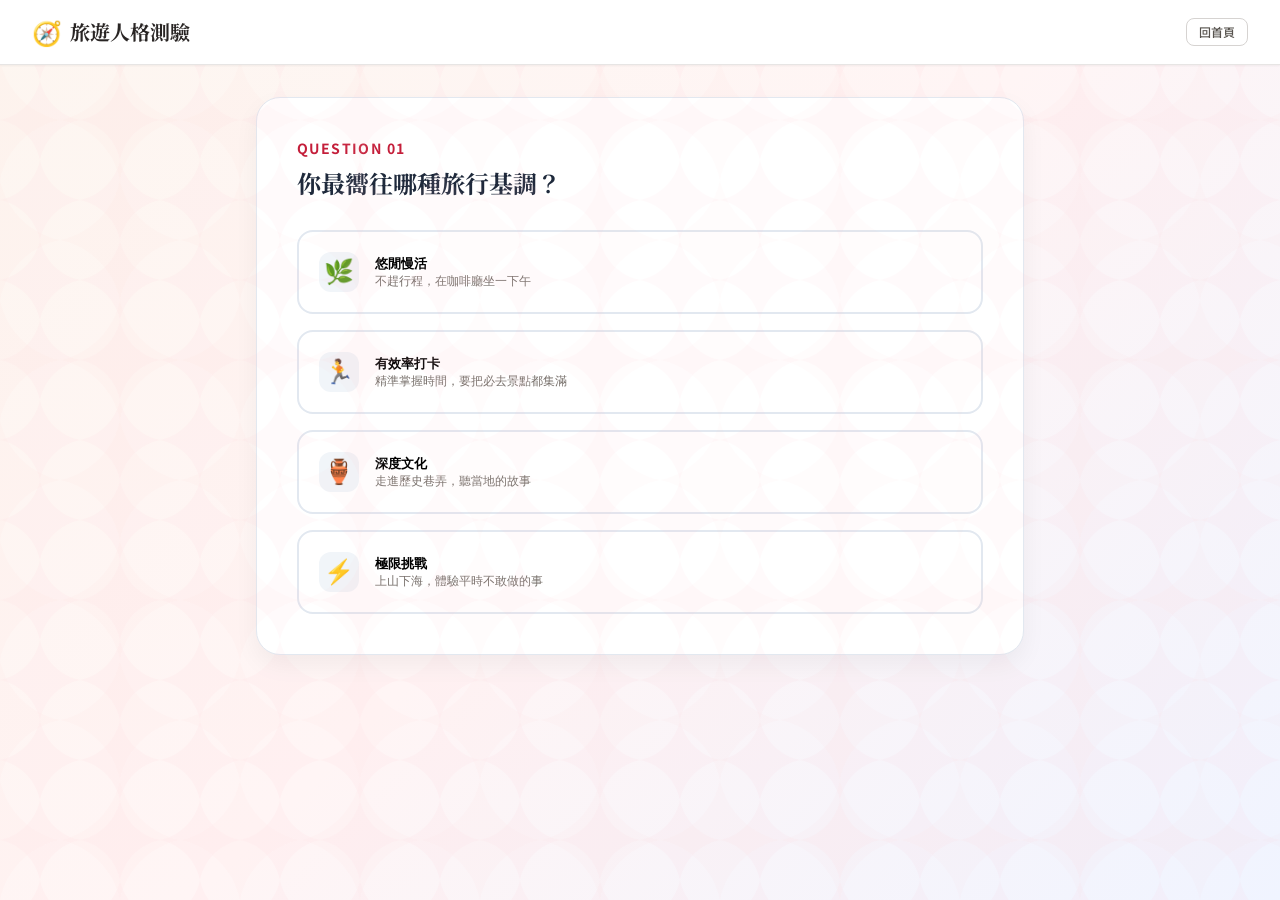
<file: personality.html>
<!DOCTYPE html>
<html lang="zh-TW">

<head>
    <meta charset="UTF-8">
    <meta name="viewport" content="width=device-width, initial-scale=1.0">
    <link rel="icon"
        href="data:image/svg+xml,<svg xmlns='http://www.w3.org/2000/svg' viewBox='0 0 100 100'><text y='.9em' font-size='90'>🧭</text></svg>">
    <title>探索你的旅遊人格 | AI 旅遊規劃師工作坊</title>
    <link href="https://fonts.googleapis.com/css2?family=Noto+Sans+TC:wght@300;400;500;700&display=swap"
        rel="stylesheet">
    <link rel="stylesheet" href="css/main.css">
    <style>
        :root {
            --quiz-bg: #f8fafc;
            --option-hover: #f1f5f9;
            --option-active: #c41e3a;
        }

        .personality-container {
            max-width: 800px;
            margin: 0 auto;
            padding: 2rem 1rem;
        }

        .quiz-card {
            background: white;
            border-radius: 24px;
            padding: 2.5rem;
            box-shadow: 0 10px 25px rgba(0, 0, 0, 0.05);
            border: 1px solid #e2e8f0;
            transition: all 0.3s ease;
        }

        .quiz-step {
            display: none;
        }

        .quiz-step.active {
            display: block;
            animation: fadeIn 0.5s ease;
        }

        .question-num {
            color: var(--option-active);
            font-weight: 700;
            font-size: 0.875rem;
            text-transform: uppercase;
            letter-spacing: 0.1em;
            margin-bottom: 0.5rem;
            display: block;
        }

        .question-title {
            font-size: 1.5rem;
            font-weight: 700;
            margin-bottom: 2rem;
            color: #1e293b;
        }

        .options-grid {
            display: grid;
            grid-template-cols: 1fr;
            gap: 1rem;
        }

        .option-btn {
            background: white;
            border: 2px solid #e2e8f0;
            border-radius: 16px;
            padding: 1.25rem;
            text-align: left;
            cursor: pointer;
            transition: all 0.2s ease;
            display: flex;
            align-items: center;
            gap: 1rem;
        }

        .option-btn:hover {
            border-color: #cbd5e1;
            background: var(--option-hover);
            transform: translateY(-2px);
        }

        .option-btn.selected {
            border-color: var(--option-active);
            background: #fff5f5;
            box-shadow: 0 4px 12px rgba(196, 30, 58, 0.1);
        }

        .option-icon {
            font-size: 1.5rem;
            width: 40px;
            height: 40px;
            display: flex;
            align-items: center;
            justify-content: center;
            background: #f1f5f9;
            border-radius: 12px;
        }

        .option-btn.selected .option-icon {
            background: var(--option-active);
            color: white;
        }

        /* Result Section */
        .result-section {
            display: none;
            animation: slideUp 0.6s cubic-bezier(0.16, 1, 0.3, 1);
        }

        .result-section.show {
            display: block;
        }

        .personality-badge {
            background: linear-gradient(135deg, #c41e3a 0%, #9b1c31 100%);
            color: white;
            padding: 0.5rem 1.5rem;
            border-radius: 9999px;
            font-weight: 700;
            display: inline-block;
            margin-bottom: 1rem;
        }

        .result-card {
            background: white;
            border-radius: 32px;
            overflow: hidden;
            box-shadow: 0 20px 50px rgba(0, 0, 0, 0.1);
        }

        .result-header {
            background: linear-gradient(135deg, #1e293b 0%, #0f172a 100%);
            color: white;
            padding: 3rem 2rem;
            text-align: center;
            position: relative;
        }

        .result-header::after {
            content: '';
            position: absolute;
            bottom: -20px;
            left: 0;
            right: 0;
            height: 40px;
            background: white;
            border-radius: 50% 50% 0 0;
        }

        .personality-icon {
            font-size: 5rem;
            margin-bottom: 1rem;
            display: block;
        }

        .result-tags {
            display: flex;
            justify-content: center;
            gap: 0.5rem;
            flex-wrap: wrap;
            margin-top: 1rem;
        }

        .result-tag {
            background: rgba(255, 255, 255, 0.1);
            border: 1px solid rgba(255, 255, 255, 0.2);
            padding: 0.25rem 0.75rem;
            border-radius: 6px;
            font-size: 0.75rem;
        }

        .result-body {
            padding: 3rem 2rem 2rem;
        }

        .prompt-box {
            background: #f8fafc;
            border: 1px dashed #cbd5e1;
            border-radius: 12px;
            padding: 1.5rem;
            margin-top: 1.5rem;
            position: relative;
        }

        .prompt-label {
            font-size: 0.75rem;
            font-weight: 700;
            color: #64748b;
            margin-bottom: 0.5rem;
            display: block;
            text-transform: uppercase;
        }

        .prompt-content {
            font-size: 0.875rem;
            color: #334155;
            line-height: 1.6;
            margin-bottom: 1rem;
        }

        @keyframes fadeIn {
            from {
                opacity: 0;
                transform: translateY(10px);
            }

            to {
                opacity: 1;
                transform: translateY(0);
            }
        }

        @keyframes slideUp {
            from {
                opacity: 0;
                transform: translateY(40px);
            }

            to {
                opacity: 1;
                transform: translateY(0);
            }
        }
    </style>
</head>

<body>
    <!-- Navbar -->
    <nav class="navbar">
        <div class="container navbar-content">
            <div class="navbar-brand">
                <span style="font-size: 1.5rem;">🧭</span>
                <h1>旅遊人格測驗</h1>
            </div>
            <div class="navbar-links">
                <a href="index.html" class="btn btn-outline btn-sm">回首頁</a>
            </div>
        </div>
    </nav>

    <main class="personality-container">
        <!-- Quiz Section -->
        <div id="quiz-section">
            <div class="quiz-card">
                <!-- Step 1 -->
                <div class="quiz-step active" id="step-1">
                    <span class="question-num">Question 01</span>
                    <h2 class="question-title">你最嚮往哪種旅行基調？</h2>
                    <div class="options-grid">
                        <button class="option-btn" onclick="selectOption(1, 'A')">
                            <span class="option-icon">🌿</span>
                            <div>
                                <strong>悠閒慢活</strong>
                                <p class="text-xs text-stone-500">不趕行程，在咖啡廳坐一下午</p>
                            </div>
                        </button>
                        <button class="option-btn" onclick="selectOption(1, 'B')">
                            <span class="option-icon">🏃</span>
                            <div>
                                <strong>有效率打卡</strong>
                                <p class="text-xs text-stone-500">精準掌握時間，要把必去景點都集滿</p>
                            </div>
                        </button>
                        <button class="option-btn" onclick="selectOption(1, 'C')">
                            <span class="option-icon">🏺</span>
                            <div>
                                <strong>深度文化</strong>
                                <p class="text-xs text-stone-500">走進歷史巷弄，聽當地的故事</p>
                            </div>
                        </button>
                        <button class="option-btn" onclick="selectOption(1, 'D')">
                            <span class="option-icon">⚡</span>
                            <div>
                                <strong>極限挑戰</strong>
                                <p class="text-xs text-stone-500">上山下海，體驗平時不敢做的事</p>
                            </div>
                        </button>
                    </div>
                </div>

                <!-- Step 2 -->
                <div class="quiz-step" id="step-2">
                    <span class="question-num">Question 02</span>
                    <h2 class="question-title">當行程出現突發狀況時（如店家沒開），你通常？</h2>
                    <div class="options-grid">
                        <button class="option-btn" onclick="selectOption(2, 'A')">
                            <span class="option-icon">📱</span>
                            <div>
                                <strong>科技輔助型</strong>
                                <p class="text-xs text-stone-500">立刻打開 AI 或地圖搜尋周邊最高評分替代方案</p>
                            </div>
                        </button>
                        <button class="option-btn" onclick="selectOption(2, 'B')">
                            <span class="option-icon">🦋</span>
                            <div>
                                <strong>隨遇而安型</strong>
                                <p class="text-xs text-stone-500">沒關係，附近隨便逛逛說不定有驚喜</p>
                            </div>
                        </button>
                        <button class="option-btn" onclick="selectOption(2, 'C')">
                            <span class="option-icon">☕</span>
                            <div>
                                <strong>優雅從容型</strong>
                                <p class="text-xs text-stone-500">既然沒開，就先找間咖啡廳重新思考人生（或下一站）</p>
                            </div>
                        </button>
                        <button class="option-btn" onclick="selectOption(2, 'D')">
                            <span class="option-icon">📋</span>
                            <div>
                                <strong>嚴謹備案型</strong>
                                <p class="text-xs text-stone-500">拿出筆記本，執行原先就準備好的 Plan B</p>
                            </div>
                        </button>
                    </div>
                </div>

                <!-- Step 3 -->
                <div class="quiz-step" id="step-3">
                    <span class="question-num">Question 03</span>
                    <h2 class="question-title">你如何規劃一天的行程密集度？</h2>
                    <div class="options-grid">
                        <button class="option-btn" onclick="selectOption(3, 'A')">
                            <span class="option-icon">🌅</span>
                            <div>
                                <strong>佛系節奏</strong>
                                <p class="text-xs text-stone-500">一天 1-2 個大點，其他隨緣</p>
                            </div>
                        </button>
                        <button class="option-btn" onclick="selectOption(3, 'B')">
                            <span class="option-icon">🚀</span>
                            <div>
                                <strong>特種兵模式</strong>
                                <p class="text-xs text-stone-500">從早到晚填滿滿，體力不是問題</p>
                            </div>
                        </button>
                        <button class="option-btn" onclick="selectOption(3, 'C')">
                            <span class="option-icon">⚖️</span>
                            <div>
                                <strong>半糖主義</strong>
                                <p class="text-xs text-stone-500">早上跑行程，下午留白放空</p>
                            </div>
                        </button>
                        <button class="option-btn" onclick="selectOption(3, 'D')">
                            <span class="option-icon">📐</span>
                            <div>
                                <strong>精準串聯</strong>
                                <p class="text-xs text-stone-500">依據交通動線，安排 3-4 個必去地點</p>
                            </div>
                        </button>
                    </div>
                </div>
            </div>
        </div>

        <!-- Result Section -->
        <div id="result-section" class="result-section">
            <div class="result-card">
                <div class="result-header">
                    <span class="personality-icon" id="res-icon">🌿</span>
                    <span class="personality-badge">測驗結果</span>
                    <h2 id="res-title">慢活旅行者·科技適應型</h2>
                    <p class="text-sm opacity-70" id="res-subtitle">Slow Living Explorer · Tech-Savvy</p>
                    <div class="result-tags" id="res-tags">
                        <!-- Tags injected by JS -->
                    </div>
                </div>
                <div class="result-body">
                    <div style="margin-bottom: 2rem;">
                        <h3 class="font-bold mb-2">人格特質</h3>
                        <p class="text-stone-600 text-sm leading-relaxed" id="res-desc">
                            描述內容...
                        </p>
                    </div>

                    <div class="prompt-box">
                        <span class="prompt-label">Step 1: 生成你的 AI 旅遊頭像</span>
                        <p class="text-xs text-stone-500 mb-3">請在 ChatGPT 上傳你的照片，並輸入以下指令：</p>
                        <div class="prompt-content" id="res-cartoon-prompt">
                            指令內容...
                        </div>
                        <button class="btn btn-primary btn-sm btn-full" onclick="copyText('res-cartoon-prompt')">
                            📋 複製生圖指令
                        </button>
                    </div>

                    <div class="prompt-box">
                        <span class="prompt-label">Step 2: 讓 AI 為你規劃專屬行程</span>
                        <p class="text-xs text-stone-500 mb-3">請在 Gemini 中輸入以下指令：</p>
                        <div class="prompt-content" id="res-trip-prompt">
                            指令內容...
                        </div>
                        <button class="btn btn-secondary btn-sm btn-full" onclick="copyText('res-trip-prompt')">
                            📋 複製行程指令
                        </button>
                    </div>

                    <div class="mt-8 flex gap-3">
                        <button class="btn btn-outline btn-full" onclick="location.reload()">重新測驗</button>
                        <a href="pages/phase1.html" class="btn btn-primary btn-full">開始規劃之旅</a>
                    </div>
                </div>
            </div>
        </div>
    </main>

    <script>
        const BASE = {
            A: {
                emoji: '🌿', name: '慢活旅行者', en: 'Slow Living Explorer',
                tags: ['🌿 慢活者', '📚 深度探索', '☕ 咖啡旅人'],
                cartoonStyle: '日系漫畫（Anime style），背景：淺草寺仲見世通，馬卡龍色系，附加：飄落櫻花花瓣'
            },
            B: {
                emoji: '🏃', name: '極速旅人', en: 'Speed Demon',
                tags: ['🏃 打卡達人', '📸 九宮格專家', '⚡ 精力旺盛'],
                cartoonStyle: '美式潮流風格（Pop Art），背景：東京澀谷十字路口，霓虹色彩，附加：速度感線條'
            },
            C: {
                emoji: '🏺', name: '文化沉澱者', en: 'Culture Diver',
                tags: ['🏺 深度文化', '🦋 心靈探索', '🍵 茶道美學'],
                cartoonStyle: '水墨手繪風格（Ink Wash Painting），背景：京都金閣寺，傳統配色，附加：飛翔白鶴'
            },
            D: {
                emoji: '⚡', name: '冒險先驅', en: 'Adventure Seeker',
                tags: ['⚡ 挑戰極限', '🧗 攀登者', '🌊 野外探索'],
                cartoonStyle: '寫實冒險風格（Adventure Illustration），背景：富士山日出，大地色系，附加：雲海光環'
            }
        };

        const MOD = {
            AA: { suffix: '·科技適應型', tag: '🤖 AI 嚮導', prompt: '必去：高科技景點、AI 互動體驗、科幻博物館', avoid: '避開：偏鄉野外、網路死角' },
            AB: { suffix: '·隨遇而安型', tag: '🦋 彈性大師', prompt: '必去：當地人常去的隱藏版景點、巷弄美食', avoid: '避開：過度商業化的觀光區' },
            AC: { suffix: '·從容探索型', tag: '☕ 從容派', prompt: '必去：質感咖啡廳、文創園區、藝術展覽', avoid: '避開：擁擠排隊名店' },
            AD: { suffix: '·嚴謹慢活型', tag: '📋 精算生活家', prompt: '必去：預約制餐廳、預訂門票的文化遺址', avoid: '避開：現場候補的熱門景點' },
            BA: { suffix: '·打卡爆肝型', tag: '📸 網美獵人', prompt: '必去：IG 熱門打卡點、網美咖啡廳、夕陽觀景台', avoid: '避開：安靜的寺廟或圖書館' },
            BB: { suffix: '·狂野隨興型', tag: '🌀 自由靈魂', prompt: '必去：隨機發現的驚喜景點、路邊小吃', avoid: '避開：事先預訂的行程' },
            BC: { suffix: '·率真漫遊型', tag: '🌈 隨性玩咖', prompt: '必去：當地夜市、街邊美食、路人推薦的店', avoid: '避開：米其林預約餐廳' },
            BD: { suffix: '·精算達人型', tag: '💹 性價比追求者', prompt: '必去：高 CP 值景點、免費博物館、特價商品', avoid: '避開：昂貴的網紅店' },
            CA: { suffix: '·智能導航型', tag: '🗺️ 智慧行者', prompt: '必去：科技園區、AI 展覽館、智能城市應用展示', avoid: '避開：沒有網路服務的偏遠地區' },
            CB: { suffix: '·直覺冒險型', tag: '🔮 第六感強', prompt: '必去：隨心所欲探索、迷路時發現的秘密基地', avoid: '避開：嚴格的行程表' },
            CC: { suffix: '·創意漫遊型', tag: '🎨 藝術靈魂', prompt: '必去：街頭藝術、獨立書店、設計師小店', avoid: '避開：連鎖品牌商場' },
            CD: { suffix: '·策展達人型', tag: '📐 策劃高手', prompt: '必去：預約制工作坊、導覽行程、文化深度論壇', avoid: '避開：走馬看花的觀光團' },
            DA: { suffix: '·跳島遊走型', tag: '🏝️ 彈性跳島', prompt: '必去：周邊小島一日來回、跳點行程、海上活動', avoid: '避開：定點深度之旅' },
            DB: { suffix: '·順流漫遊型', tag: '🌊 順其自然', prompt: '必去：海邊、湖邊、讓心情決定的路線', avoid: '避開：需要體力的登山行程' },
            DC: { suffix: '·平衡漫遊型', tag: '⚖️ 平衡生活家', prompt: '必去：半天行程、半天自由活動，輕鬆不趕', avoid: '避開：太緊湊或太閒散的行程' },
            DD: { suffix: '·精算漫遊型', tag: '🧮 細節掌控者', prompt: '必去：預算內所有高評價景點、詳細路線規劃', avoid: '避開：說走就走的衝動行程' }
        };

        let answers = {};

        function selectOption(step, value) {
            answers[step] = value;
            
            // UI feedback
            const options = document.querySelectorAll(`#step-${step} .option-btn`);
            options.forEach(opt => opt.classList.remove('selected'));
            event.currentTarget.classList.add('selected');

            setTimeout(() => {
                if (step < 3) {
                    document.getElementById(`step-${step}`).classList.remove('active');
                    document.getElementById(`step-${step + 1}`).classList.add('active');
                } else {
                    calculateResult();
                }
            }, 300);
        }

        function calculateResult() {
            const key = answers[1] + answers[2] + answers[3];
            // Since we only have 4 options for each question in this simplified 64-personality model:
            // Q1: Base (A,B,C,D)
            // Q2+Q3: Mod (AA, AB, AC, AD, BA, BB... DD)
            
            const base = BASE[answers[1]];
            const modKey = answers[2] + answers[3];
            const mod = MOD[modKey];

            const dayPlan = answers[3] === 'A' ? '1-2 個定點（輕鬆不趕）'
                        : answers[3] === 'B' ? '走到哪玩到哪，不排太滿'
                        : answers[3] === 'C' ? '上午定點，下午留白'
                        : '3-4 個景點串聯';

            // Update UI
            document.getElementById('quiz-section').style.display = 'none';
            document.getElementById('res-icon').textContent = base.emoji;
            document.getElementById('res-title').textContent = base.name + mod.suffix;
            document.getElementById('res-subtitle').textContent = base.en + mod.suffix;
            document.getElementById('res-tags').innerHTML = [...base.tags, mod.tag].map(t => `<span class="result-tag">${t}</span>`).join('');
            document.getElementById('res-desc').textContent = `你是「${base.name}」類型的旅行者，${mod.prompt}。${mod.avoid}。這個組合讓你既能${base.tags[1]}，又具備${mod.tag}的特質。`;
            
            document.getElementById('res-cartoon-prompt').textContent = `請用這張照片生成卡通風格旅遊圖。風格：${base.cartoonStyle}，人物：保留我的臉部特徵，文字：「[名字] 的${base.name}之旅」，比例：9:16（LINE 分享用）`;
            
            document.getElementById('res-trip-prompt').textContent = `我要去 [目的地]，幫我規劃 [天數] 天行程。
旅遊風格：${base.name}
${mod.prompt}
${mod.avoid}
必去景點：當地人推薦的私房景點
美食：不要連鎖店，要 Local 美食
交通：以大眾運輸為主
預算：每人 [金額] / 天
請幫我：
1. 每天 ${dayPlan} 的行程
2. 每個定點建議停留時間
3. 符合你風格的早餐地點
4. 在地文化體驗活動`;

            document.getElementById('result-section').classList.add('show');
            
            // Save to local storage for other pages
            localStorage.setItem('userPersonality', base.name + mod.suffix);
        }

        function copyText(id) {
            const text = document.getElementById(id).textContent;
            navigator.clipboard.writeText(text).then(() => {
                alert('已複製到剪貼簿！');
            });
        }
    </script>
</body>

</html>
</file>
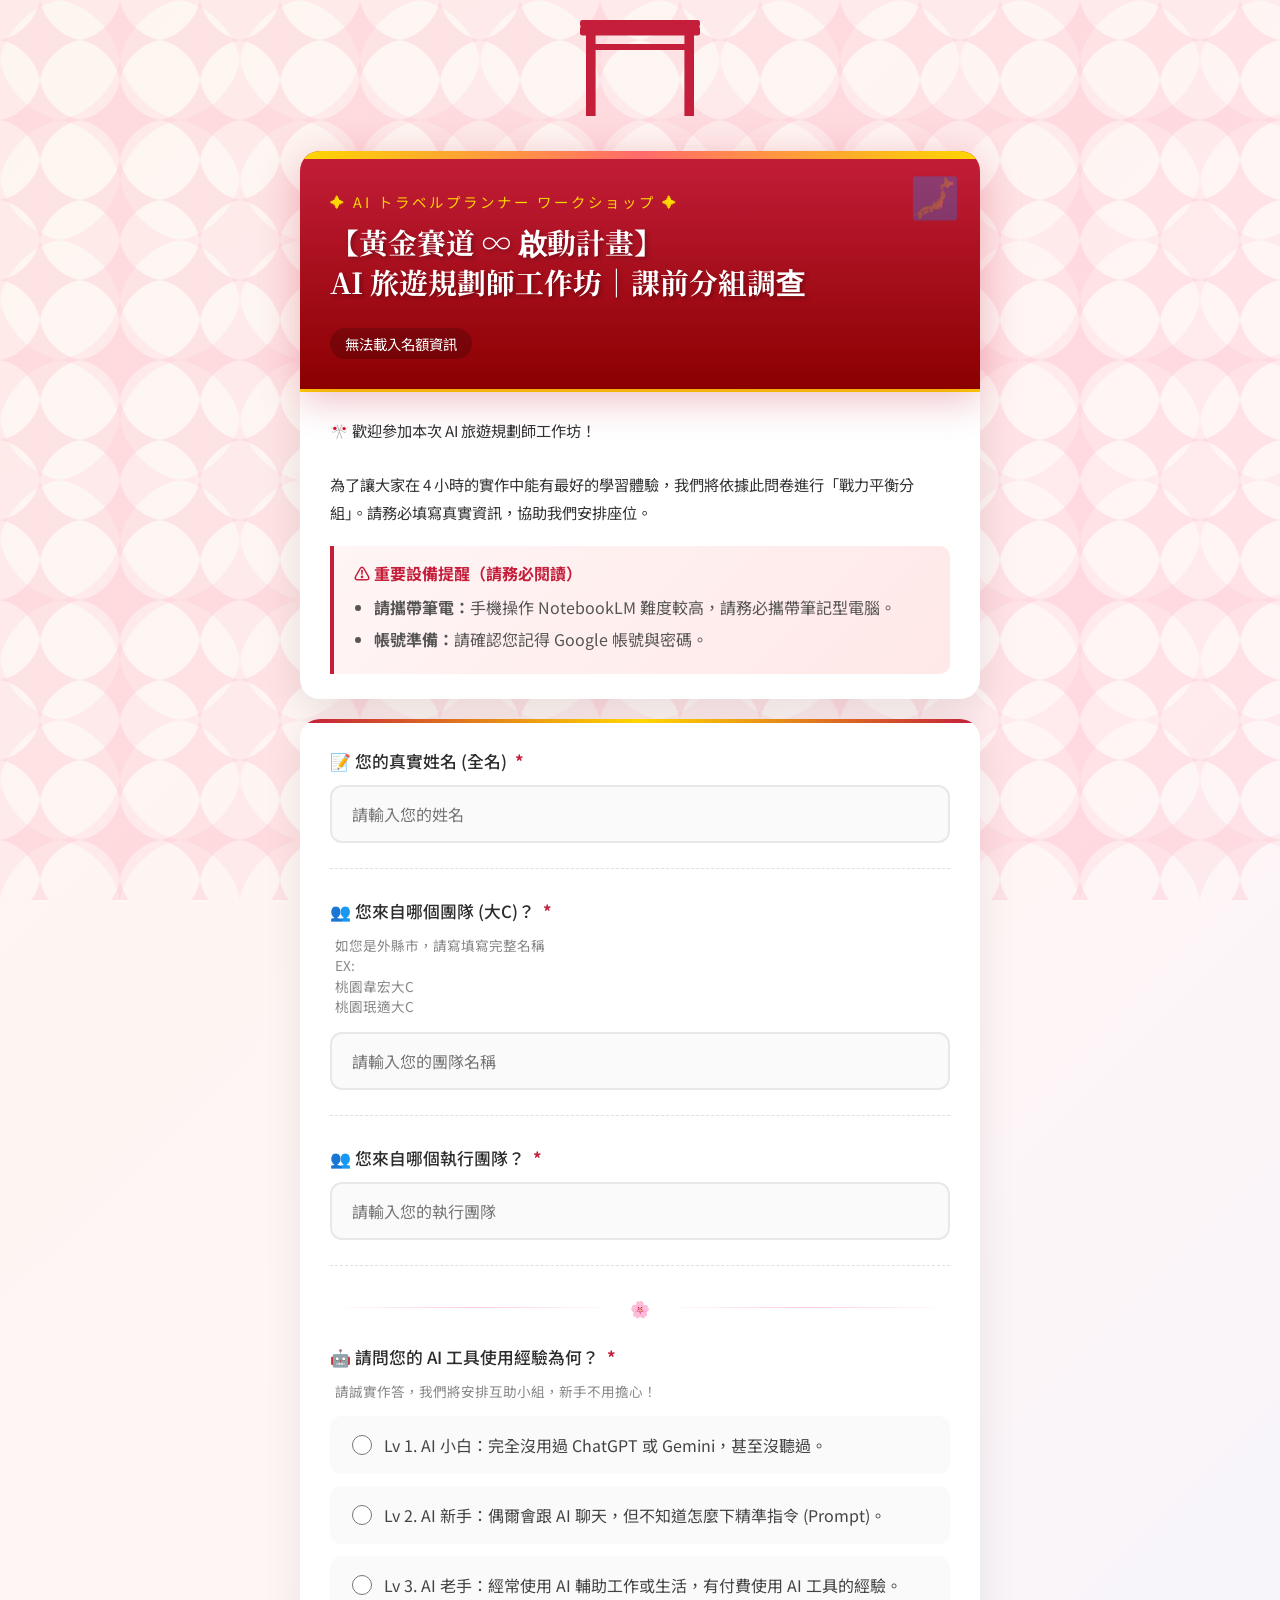
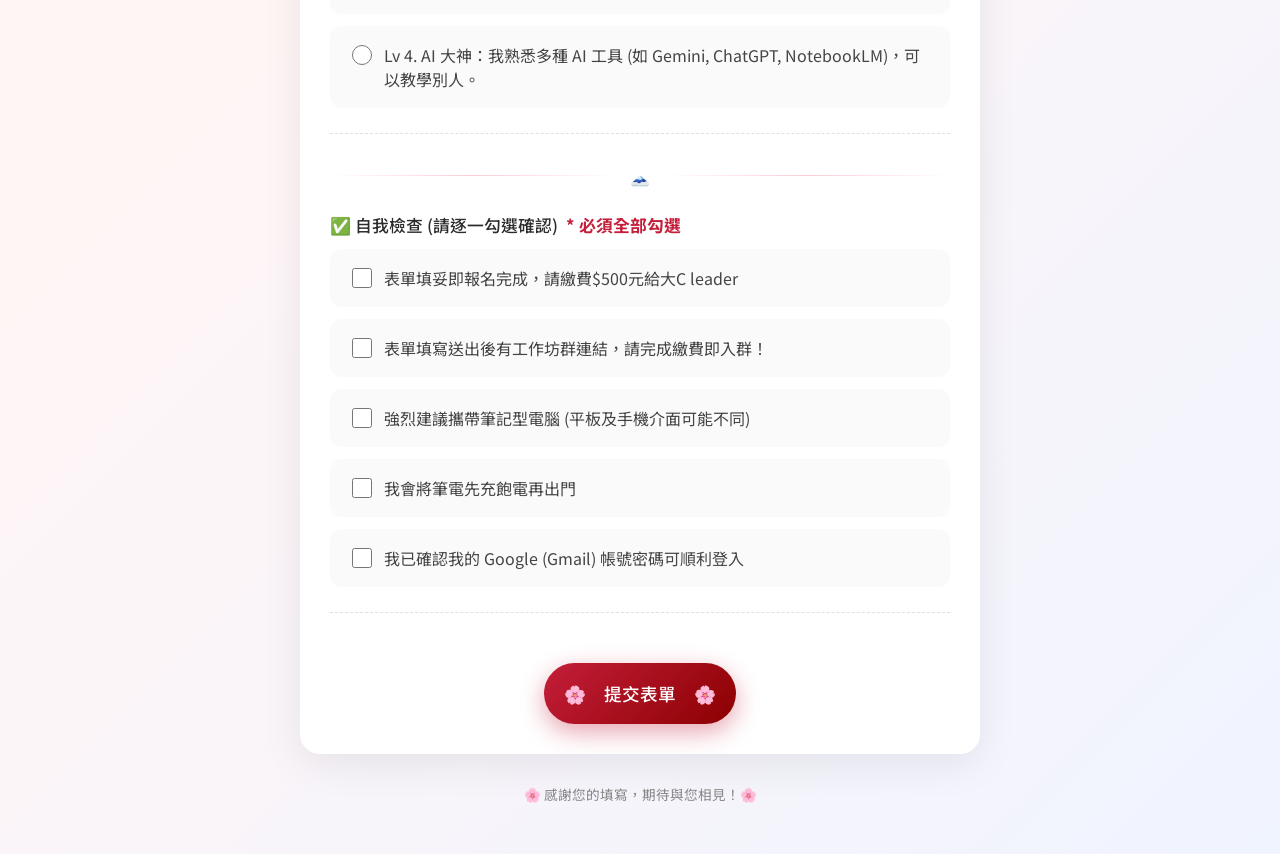
<file: 旅遊問卷-台北0411.html>
<!DOCTYPE html>
<html lang="zh-TW">

<head>
  <meta charset="UTF-8">
  <meta name="viewport" content="width=device-width, initial-scale=1.0">

  <!-- 基本 SEO -->
  <title>【黃金賽道 ∞ 啟動計畫】 AI 旅遊規劃師工作坊｜課前分組調查</title>
  <meta name="description" content="AI 旅遊規劃師工作坊課前分組調查，使用 AI 工具規劃日本旅遊行程，4小時實作體驗。">

  <!-- Open Graph / Facebook -->
  <meta property="og:type" content="website">
  <meta property="og:url" content="https://ai-travel-workshop.netlify.app/">
  <meta property="og:title" content="【黃金賽道】AI 旅遊規劃師工作坊｜課前調查">
  <meta property="og:description" content="歡迎參加 AI 旅遊規劃師工作坊！請填寫課前分組調查，協助我們安排最佳學習體驗。">
  <!-- 🔥 將下面這行改成你的圖床連結 -->
  <meta property="og:image" content="https://i.ibb.co/33JG5y6/og-image.jpg">
  <meta property="og:image:width" content="1200">
  <meta property="og:image:height" content="630">
  <meta property="og:image:alt" content="AI 旅遊規劃師工作坊">

  <!-- Twitter Card -->
  <meta name="twitter:card" content="summary_large_image">
  <meta name="twitter:url" content="https://ai-travel-workshop.netlify.app/">
  <meta name="twitter:title" content="【黃金賽道】AI 旅遊規劃師工作坊">
  <meta name="twitter:description" content="AI 旅遊規劃師工作坊課前分組調查">
  <!-- 🔥 將下面這行改成你的圖床連結 -->
  <meta name="twitter:image" content="https://i.ibb.co/33JG5y6/og-image.jpg">

  <!-- Favicon 使用 Emoji (不需要額外檔案) -->
  <link rel="icon"
    href="data:image/svg+xml,<svg xmlns=%22http://www.w3.org/2000/svg%22 viewBox=%220 0 100 100%22><text y=%22.9em%22 font-size=%2290%22>🗾</text></svg>">

  <link
    href="https://fonts.googleapis.com/css2?family=Noto+Sans+TC:wght@300;400;500;700&family=Noto+Serif+JP:wght@400;700&display=swap"
    rel="stylesheet">
  <style>
    * {
      margin: 0;
      padding: 0;
      box-sizing: border-box;
    }

    body {
      font-family: 'Noto Sans TC', sans-serif;
      min-height: 100vh;
      background: linear-gradient(135deg, #fdf6f0 0%, #fff5f5 50%, #f0f4ff 100%);
      position: relative;
      overflow-x: hidden;
    }

    body::before {
      content: '';
      position: fixed;
      top: 0;
      left: 0;
      right: 0;
      bottom: 0;
      background-image:
        url("data:image/svg+xml,%3Csvg xmlns='http://www.w3.org/2000/svg' viewBox='0 0 100 100'%3E%3Cpath fill='%23ffb7c5' opacity='0.3' d='M50 0c5 25 25 45 50 50-25 5-45 25-50 50-5-25-25-45-50-50 25-5 45-25 50-50z'/%3E%3C/svg%3E"),
        url("data:image/svg+xml,%3Csvg xmlns='http://www.w3.org/2000/svg' viewBox='0 0 100 100'%3E%3Cpath fill='%23ffc0cb' opacity='0.2' d='M50 0c5 25 25 45 50 50-25 5-45 25-50 50-5-25-25-45-50-50 25-5 45-25 50-50z'/%3E%3C/svg%3E");
      background-size: 80px 80px, 120px 120px;
      background-position: 0 0, 60px 60px;
      pointer-events: none;
      z-index: 0;
      animation: float 20s ease-in-out infinite;
    }

    @keyframes float {

      0%,
      100% {
        transform: translateY(0) rotate(0deg);
      }

      50% {
        transform: translateY(-20px) rotate(5deg);
      }
    }

    .container {
      max-width: 720px;
      margin: 0 auto;
      padding: 20px;
      position: relative;
      z-index: 1;
    }

    .header-decoration {
      text-align: center;
      margin-bottom: 20px;
    }

    .torii-gate {
      width: 120px;
      height: auto;
      margin-bottom: 10px;
    }

    .header-card {
      background: linear-gradient(180deg, #c41e3a 0%, #8b0000 100%);
      border-radius: 20px 20px 0 0;
      padding: 40px 30px 30px;
      position: relative;
      overflow: hidden;
      box-shadow: 0 10px 40px rgba(196, 30, 58, 0.3);
    }

    .header-card::before {
      content: '';
      position: absolute;
      top: 0;
      left: 0;
      right: 0;
      height: 8px;
      background: linear-gradient(90deg, #ffd700, #ff6b6b, #ffd700);
    }

    .header-card::after {
      content: '🗾';
      position: absolute;
      top: 15px;
      right: 20px;
      font-size: 40px;
      opacity: 0.3;
    }

    .title {
      font-family: 'Noto Serif JP', serif;
      font-size: 1.8rem;
      color: #fff;
      text-shadow: 2px 2px 4px rgba(0, 0, 0, 0.3);
      margin-bottom: 15px;
      line-height: 1.4;
    }

    .title-jp {
      font-size: 0.9rem;
      color: #ffd700;
      letter-spacing: 3px;
      margin-bottom: 10px;
    }

    .description-card {
      background: #fff;
      border-radius: 0 0 20px 20px;
      padding: 25px 30px;
      box-shadow: 0 10px 40px rgba(0, 0, 0, 0.1);
      border-top: 3px solid #ffd700;
    }

    .description {
      color: #333;
      line-height: 1.8;
      font-size: 0.95rem;
    }

    .warning-box {
      background: linear-gradient(135deg, #fff5f5 0%, #ffe8e8 100%);
      border-left: 4px solid #c41e3a;
      padding: 15px 20px;
      margin-top: 20px;
      border-radius: 0 10px 10px 0;
    }

    .warning-box h4 {
      color: #c41e3a;
      margin-bottom: 10px;
      display: flex;
      align-items: center;
      gap: 8px;
    }

    .warning-box ul {
      margin-left: 20px;
      color: #555;
    }

    .warning-box li {
      margin: 8px 0;
    }

    .form-card {
      background: #fff;
      border-radius: 20px;
      padding: 30px;
      margin-top: 20px;
      box-shadow: 0 10px 40px rgba(0, 0, 0, 0.08);
      position: relative;
      overflow: hidden;
    }

    .form-card::before {
      content: '';
      position: absolute;
      top: 0;
      left: 0;
      right: 0;
      height: 4px;
      background: linear-gradient(90deg, #c41e3a, #ffd700, #c41e3a);
    }

    .question-group {
      margin-bottom: 30px;
      padding-bottom: 25px;
      border-bottom: 1px dashed #e0e0e0;
    }

    .question-group:last-of-type {
      border-bottom: none;
      margin-bottom: 20px;
    }

    .question-label {
      font-weight: 500;
      color: #2c2c2c;
      margin-bottom: 12px;
      font-size: 1.05rem;
      display: flex;
      align-items: flex-start;
      gap: 8px;
    }

    .required {
      color: #c41e3a;
      font-weight: bold;
    }

    .question-hint {
      color: #888;
      font-size: 0.85rem;
      margin-bottom: 15px;
      padding-left: 5px;
    }

    .text-input {
      width: 100%;
      padding: 15px 20px;
      border: 2px solid #e8e8e8;
      border-radius: 12px;
      font-size: 1rem;
      font-family: inherit;
      transition: all 0.3s ease;
      background: #fafafa;
    }

    .text-input:focus {
      outline: none;
      border-color: #c41e3a;
      background: #fff;
      box-shadow: 0 0 0 4px rgba(196, 30, 58, 0.1);
    }

    .radio-group,
    .checkbox-group {
      display: flex;
      flex-direction: column;
      gap: 12px;
    }

    .grid-layout {
      display: grid;
      grid-template-columns: repeat(2, 1fr);
      gap: 12px;
    }

    @media (max-width: 600px) {
      .grid-layout {
        grid-template-columns: 1fr;
      }
    }

    .radio-option,
    .checkbox-option {
      display: flex;
      align-items: flex-start;
      gap: 12px;
      padding: 15px 20px;
      background: #fafafa;
      border-radius: 12px;
      cursor: pointer;
      transition: all 0.3s ease;
      border: 2px solid transparent;
    }

    .radio-option:hover,
    .checkbox-option:hover {
      background: #fff5f5;
      border-color: #ffccd5;
    }

    .radio-option input[type="radio"],
    .checkbox-option input[type="checkbox"] {
      width: 20px;
      height: 20px;
      accent-color: #c41e3a;
      margin-top: 2px;
      flex-shrink: 0;
    }

    .radio-option label,
    .checkbox-option label {
      cursor: pointer;
      line-height: 1.5;
      color: #444;
    }

    .radio-option:has(input:checked),
    .checkbox-option:has(input:checked) {
      background: linear-gradient(135deg, #fff5f5 0%, #ffe8e8 100%);
      border-color: #c41e3a;
    }

    .submit-section {
      text-align: center;
      padding-top: 20px;
    }

    .submit-btn {
      background: linear-gradient(135deg, #c41e3a 0%, #8b0000 100%);
      color: #fff;
      border: none;
      padding: 18px 60px;
      font-size: 1.1rem;
      font-weight: 500;
      border-radius: 50px;
      cursor: pointer;
      transition: all 0.3s ease;
      box-shadow: 0 8px 25px rgba(196, 30, 58, 0.4);
      font-family: inherit;
      position: relative;
      overflow: hidden;
    }

    .submit-btn::before {
      content: '🌸';
      position: absolute;
      left: 20px;
      top: 50%;
      transform: translateY(-50%);
    }

    .submit-btn::after {
      content: '🌸';
      position: absolute;
      right: 20px;
      top: 50%;
      transform: translateY(-50%);
    }

    .submit-btn:hover {
      transform: translateY(-3px);
      box-shadow: 0 12px 35px rgba(196, 30, 58, 0.5);
    }

    .submit-btn:active {
      transform: translateY(-1px);
    }

    .submit-btn:disabled {
      background: #ccc;
      cursor: not-allowed;
      box-shadow: none;
      transform: none;
    }

    .footer {
      text-align: center;
      padding: 30px;
      color: #888;
      font-size: 0.85rem;
    }

    .sakura {
      position: fixed;
      pointer-events: none;
      z-index: 1000;
      animation: fall linear infinite;
    }

    @keyframes fall {
      0% {
        transform: translateY(-100vh) rotate(0deg);
        opacity: 1;
      }

      100% {
        transform: translateY(100vh) rotate(720deg);
        opacity: 0;
      }
    }

    .section-divider {
      display: flex;
      align-items: center;
      justify-content: center;
      gap: 15px;
      margin: 25px 0;
      color: #c41e3a;
    }

    .section-divider::before,
    .section-divider::after {
      content: '';
      flex: 1;
      height: 1px;
      background: linear-gradient(90deg, transparent, #ffccd5, transparent);
    }

    .error-message {
      color: #c41e3a;
      font-size: 0.85rem;
      margin-top: 10px;
      display: none;
      padding: 10px 15px;
      background: #fff5f5;
      border-radius: 8px;
      border-left: 3px solid #c41e3a;
    }

    .error-message.show {
      display: block;
    }

    .thank-you-page {
      display: none;
      text-align: center;
      padding: 60px 30px;
    }

    .thank-you-page.show {
      display: block;
    }

    .thank-you-icon {
      font-size: 80px;
      margin-bottom: 20px;
      animation: bounce 1s ease infinite;
    }

    @keyframes bounce {

      0%,
      100% {
        transform: translateY(0);
      }

      50% {
        transform: translateY(-15px);
      }
    }

    .thank-you-title {
      font-family: 'Noto Serif JP', serif;
      font-size: 2rem;
      color: #c41e3a;
      margin-bottom: 20px;
    }

    .thank-you-message {
      color: #555;
      line-height: 1.8;
      font-size: 1.1rem;
      margin-bottom: 30px;
    }

    .thank-you-details {
      background: linear-gradient(135deg, #fff5f5 0%, #ffe8e8 100%);
      padding: 25px;
      border-radius: 15px;
      margin: 30px 0;
    }

    .thank-you-details h4 {
      color: #c41e3a;
      margin-bottom: 15px;
    }

    .thank-you-details ul {
      list-style: none;
      text-align: left;
      max-width: 400px;
      margin: 0 auto;
    }

    .thank-you-details li {
      padding: 8px 0;
      color: #555;
      display: flex;
      align-items: center;
      gap: 10px;
    }

    .form-content {
      display: block;
    }

    .form-content.hide {
      display: none;
    }

    @media (max-width: 600px) {
      .container {
        padding: 10px;
      }

      .title {
        font-size: 1.4rem;
      }

      .header-card,
      .description-card,
      .form-card {
        padding: 20px;
      }

      .submit-btn {
        padding: 15px 40px;
        font-size: 1rem;
      }

      .thank-you-title {
        font-size: 1.5rem;
      }
    }
  </style>
</head>

<body>
  <div class="container">
    <div class="header-decoration">
      <svg class="torii-gate" viewBox="0 0 100 80" fill="#c41e3a">
        <rect x="5" y="0" width="8" height="80" />
        <rect x="87" y="0" width="8" height="80" />
        <rect x="0" y="5" width="100" height="8" rx="2" />
        <rect x="0" y="0" width="100" height="6" rx="2" />
        <rect x="10" y="20" width="80" height="5" />
      </svg>
    </div>

    <div class="header-card">
      <div class="title-jp">✦ AI トラベルプランナー ワークショップ ✦</div>
      <h1 class="title">【黃金賽道 ∞ 啟動計畫】<br>AI 旅遊規劃師工作坊｜課前分組調查</h1>
      <div id="quotaInfo" style="color: #fff; background: rgba(0,0,0,0.2); display: inline-block; padding: 5px 15px; border-radius: 20px; font-size: 0.9rem; margin-top: 10px;">
        載入名額中...
      </div>
    </div>

    <div class="form-content" id="formContent">
      <div class="description-card">
        <p class="description">
          🎌 歡迎參加本次 AI 旅遊規劃師工作坊！<br><br>
          為了讓大家在 4 小時的實作中能有最好的學習體驗，我們將依據此問卷進行「戰力平衡分組」。請務必填寫真實資訊，協助我們安排座位。
        </p>

        <div class="warning-box">
          <h4>⚠️ 重要設備提醒（請務必閱讀）</h4>
          <ul>
            <li><strong>請攜帶筆電：</strong>手機操作 NotebookLM 難度較高，請務必攜帶筆記型電腦。</li>
            <li><strong>帳號準備：</strong>請確認您記得 Google 帳號與密碼。</li>
          </ul>
        </div>
      </div>

      <form class="form-card" id="surveyForm">
        <!-- Hidden fields for Google Form compatibility -->
        <input type="hidden" name="fvv" value="1">
        <input type="hidden" name="pageHistory" value="0">
        <input type="hidden" name="fbzx" value="-4573439762862788709">

        <div class="question-group">
          <div class="question-label">
            <span>📝 您的真實姓名 (全名)</span>
            <span class="required">*</span>
          </div>
          <input type="text" name="entry.2072652772" class="text-input" placeholder="請輸入您的姓名" required>
        </div>

        <div class="question-group">
          <div class="question-label">
            <span>👥 您來自哪個團隊 (大C)？</span>
            <span class="required">*</span>
          </div>
          <div class="question-hint" style="white-space: pre-line; line-height: 1.5;">如您是外縣市，請寫填寫完整名稱
          EX:
          桃園韋宏大C
          桃園珉適大C </div>
          <input type="text" name="entry.869461559" class="text-input" placeholder="請輸入您的團隊名稱" required>
        </div>

        <div class="question-group">
          <div class="question-label">
            <span>👥 您來自哪個執行團隊？</span>
            <span class="required">*</span>
          </div>
          <input type="text" name="team_exec" class="text-input" placeholder="請輸入您的執行團隊" required>
        </div>

        <div class="section-divider">🌸</div>

        <div class="question-group">
          <div class="question-label">
            <span>🤖 請問您的 AI 工具使用經驗為何？</span>
            <span class="required">*</span>
          </div>
          <div class="question-hint">請誠實作答，我們將安排互助小組，新手不用擔心！</div>
          <div class="radio-group">
            <div class="radio-option">
              <input type="radio" name="entry.1565805686" value="Lv 1. AI 小白：完全沒用過 ChatGPT 或 Gemini，甚至沒聽過。" id="ai1"
                required>
              <label for="ai1">Lv 1. AI 小白：完全沒用過 ChatGPT 或 Gemini，甚至沒聽過。</label>
            </div>
            <div class="radio-option">
              <input type="radio" name="entry.1565805686" value="Lv 2. AI 新手：偶爾會跟 AI 聊天，但不知道怎麼下精準指令 (Prompt)。" id="ai2">
              <label for="ai2">Lv 2. AI 新手：偶爾會跟 AI 聊天，但不知道怎麼下精準指令 (Prompt)。</label>
            </div>
            <div class="radio-option">
              <input type="radio" name="entry.1565805686" value="Lv 3. AI 老手：經常使用 AI 輔助工作或生活，有付費使用 AI 工具的經驗。" id="ai3">
              <label for="ai3">Lv 3. AI 老手：經常使用 AI 輔助工作或生活，有付費使用 AI 工具的經驗。</label>
            </div>
            <div class="radio-option">
              <input type="radio" name="entry.1565805686"
                value="Lv 4. AI 大神：我熟悉多種 AI 工具 (如 Gemini, ChatGPT, NotebookLM)，可以教學別人。" id="ai4">
              <label for="ai4">Lv 4. AI 大神：我熟悉多種 AI 工具 (如 Gemini, ChatGPT, NotebookLM)，可以教學別人。</label>
            </div>
          </div>
        </div>


        <div class="section-divider">🗻</div>

        <div class="question-group" id="checklistGroup">
          <div class="question-label">
            <span>✅ 自我檢查 (請逐一勾選確認)</span>
            <span class="required">* 必須全部勾選</span>
          </div>
          <div class="checkbox-group">
            <div class="checkbox-option">
              <input type="checkbox" name="entry.118266493" value="表單填妥即報名完成，請繳費$500元給大C leader" id="check5">
              <label for="check5">表單填妥即報名完成，請繳費$500元給大C leader</label>
            </div>
            <div class="checkbox-option">
              <input type="checkbox" name="entry.118266493" value="表單填寫送出後有工作坊群連結，請完成繳費即入群！" id="check6">
              <label for="check6">表單填寫送出後有工作坊群連結，請完成繳費即入群！</label>
            </div>
            <div class="checkbox-option">
              <input type="checkbox" name="entry.118266493" value="強烈建議攜帶筆記型電腦 (平板及手機介面可能不同)" id="check1">
              <label for="check1">強烈建議攜帶筆記型電腦 (平板及手機介面可能不同)</label>
            </div>
            <div class="checkbox-option">
              <input type="checkbox" name="entry.118266493" value="我會將筆電先充飽電再出門" id="check2">
              <label for="check2">我會將筆電先充飽電再出門</label>
            </div>
            <div class="checkbox-option">
              <input type="checkbox" name="entry.118266493" value="我已確認我的 Google (Gmail) 帳號密碼可順利登入" id="check4">
              <label for="check4">我已確認我的 Google (Gmail) 帳號密碼可順利登入</label>
            </div>
          </div>
          <div class="error-message" id="checklistError">
            ⚠️ 請確認並勾選所有自我檢查項目後才能提交表單
          </div>
        </div>

        <div class="submit-section">
          <button type="submit" class="submit-btn" id="submitBtn">提交表單</button>
        </div>
      </form>

      <div class="footer">
        <p>🌸 感謝您的填寫，期待與您相見！🌸</p>
      </div>
    </div>

    <div class="thank-you-page" id="thankYouPage">
      <div class="description-card" style="border-radius: 20px; margin-top: 0;">
        <div class="thank-you-icon">🎉</div>
        <h2 class="thank-you-title">感謝您完成填寫！</h2>
        <p class="thank-you-message">
          您的回覆已成功送出 ✨<br>
          我們已收到您的課前調查資料
        </p>

        <div class="thank-you-details" style="padding: 30px; border: 2px solid #c41e3a; background: #fff;">
          <h4 style="font-size: 1.2rem; margin-bottom: 20px;"> 課前重要通知</h4>
          <p style="margin-bottom: 20px; font-weight: 500;">請點擊以下連結加入工作坊群組：</p>
          <a href="https://line.me/R/ti/g/jbjZVSyYa6" target="_blank"
            style="display: inline-block; background: #06c755; color: white; padding: 15px 30px; border-radius: 50px; text-decoration: none; font-weight: bold; font-size: 1.1rem; box-shadow: 0 4px 15px rgba(6, 199, 85, 0.3); margin-bottom: 20px;">
            點我加入：旅遊規劃師群組 ➔
          </a>
          <br>
          <p style="margin-bottom: 10px; font-weight: 500;">或掃描以下 QR Code 入群：</p>
          <img src="image/QR.jpg" alt="群組 QR Code" style="max-width: 200px; border-radius: 10px; border: 1px solid #ddd;">
        </div>

        <p style="color: #888; font-size: 0.9rem; margin-top: 30px;">
          🌸 期待在工作坊與您相見！🌸
        </p>
      </div>
    </div>
  </div>

  <script>
    function createSakura() {
      const sakura = document.createElement('div');
      sakura.className = 'sakura';
      sakura.innerHTML = '🌸';
      sakura.style.left = Math.random() * 100 + 'vw';
      sakura.style.fontSize = (Math.random() * 15 + 10) + 'px';
      sakura.style.animationDuration = (Math.random() * 5 + 8) + 's';
      sakura.style.opacity = Math.random() * 0.6 + 0.4;
      document.body.appendChild(sakura);

      setTimeout(() => {
        sakura.remove();
      }, 13000);
    }

    setInterval(createSakura, 800);

    const form = document.getElementById('surveyForm');
    const checkboxes = document.querySelectorAll('input[name="entry.118266493"]');
    const checklistError = document.getElementById('checklistError');
    const formContent = document.getElementById('formContent');
    const thankYouPage = document.getElementById('thankYouPage');

    function allCheckboxesChecked() {
      return Array.from(checkboxes).every(cb => cb.checked);
    }

    checkboxes.forEach(cb => {
      cb.addEventListener('change', () => {
        if (allCheckboxesChecked()) {
          checklistError.classList.remove('show');
        }
      });
    });

    form.addEventListener('submit', function (e) {
      e.preventDefault();

      if (!allCheckboxesChecked()) {
        checklistError.classList.add('show');
        document.getElementById('checklistGroup').scrollIntoView({ behavior: 'smooth', block: 'center' });
        return false;
      }

      const formData = new FormData(form);

      // === Google Apps Script Web App 網址 ===
      const scriptURL = 'https://script.google.com/macros/s/AKfycbxsS1lr0ajfoB7oUa1ZYyBEWSDBSolmYNa6fOCuwsJhhWCGgFM9l2IHMfH2TbD9HUrFdg/exec';

      // 整理要傳送的 JSON 資料
      const data = {
        name: formData.get('entry.2072652772'),
        team: formData.get('entry.869461559'),
        team_exec: formData.get('team_exec'),
        ai_exp: formData.get('entry.1565805686')
      };

      const submitBtn = document.getElementById('submitBtn');
      const originalText = submitBtn.innerText;
      submitBtn.innerText = '提交中...';
      submitBtn.disabled = true;

      fetch(scriptURL, {
        method: 'POST',
        headers: {
          'Content-Type': 'text/plain;charset=utf-8',
        },
        body: JSON.stringify(data)
      }).then(res => res.json())
      .then(response => {
        if (response.status === 'success') {
          formContent.classList.add('hide');
          thankYouPage.classList.add('show');
          window.scrollTo({ top: 0, behavior: 'smooth' });
        } else {
          alert('報名失敗：' + response.message);
          submitBtn.innerText = originalText;
          submitBtn.disabled = false;
        }
      }).catch((error) => {
        console.error('Error!', error.message);
        alert('提交發生錯誤，請稍後再試。');
        submitBtn.innerText = originalText;
        submitBtn.disabled = false;
      });
    });

    // 取得剩餘名額
    function fetchQuota() {
      const quotaEl = document.getElementById('quotaInfo');
      const scriptURL = 'https://script.google.com/macros/s/AKfycbxsS1lr0ajfoB7oUa1ZYyBEWSDBSolmYNa6fOCuwsJhhWCGgFM9l2IHMfH2TbD9HUrFdg/exec';
      
      fetch(scriptURL)
        .then(res => res.json())
        .then(data => {
          if (data.remaining <= 0) {
            quotaEl.innerHTML = '⚠️ 報名已額滿！';
            quotaEl.style.background = '#c41e3a';
            document.getElementById('submitBtn').disabled = true;
            document.getElementById('submitBtn').innerText = '名額已滿';
          } else {
            quotaEl.innerHTML = `🌟 剩餘名額：${data.remaining} 人`;
          }
        })
        .catch(err => {
          console.error('讀取名額失敗', err);
          quotaEl.innerHTML = '無法載入名額資訊';
        });
    }

    fetchQuota();
  </script>
</body>

</html>
</file>
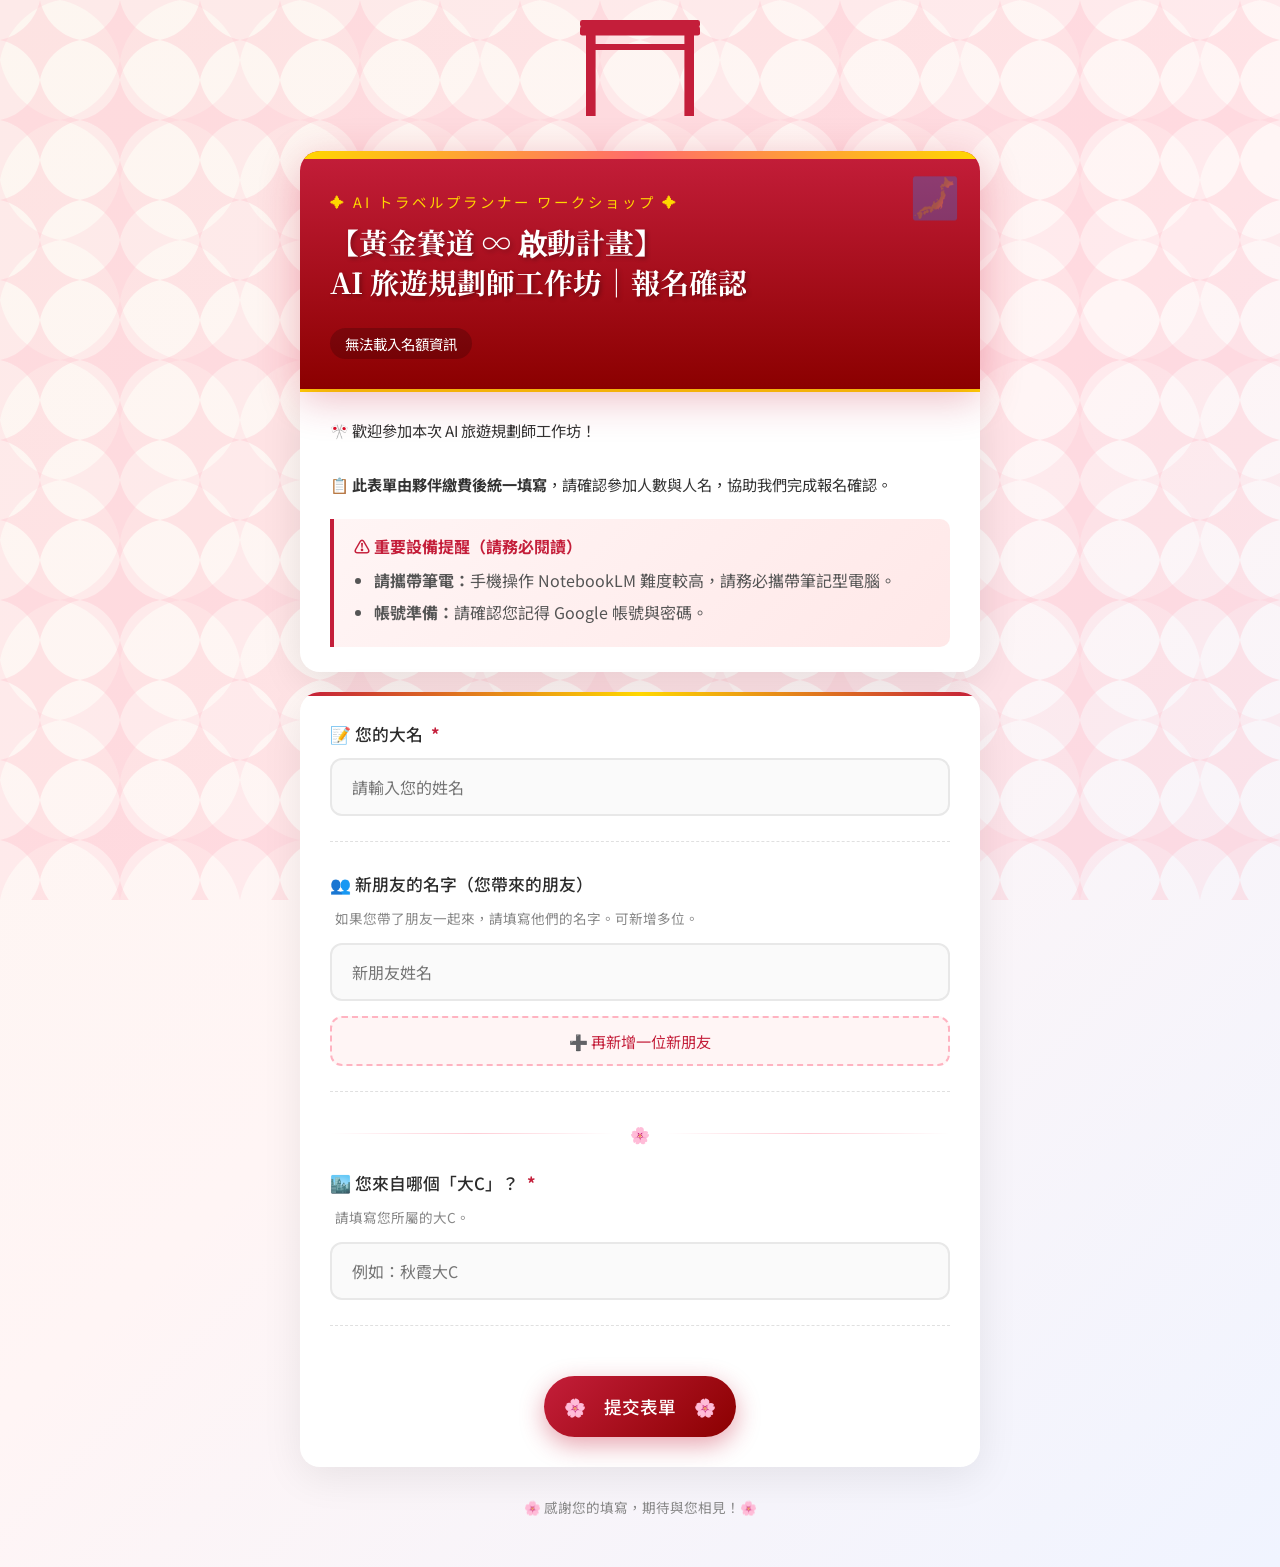
<file: 旅遊問卷-台北0509-2.html>
<!DOCTYPE html>
<html lang="zh-TW">

<head>
  <meta charset="UTF-8">
  <meta name="viewport" content="width=device-width, initial-scale=1.0">

  <!-- 基本 SEO -->
  <title>【黃金賽道 ∞ 啟動計畫】 AI 旅遊規劃師工作坊｜報名確認</title>
  <meta name="description" content="AI 旅遊規劃師工作坊報名確認表，由夥伴繳費後統一填寫報名人數及人名。">

  <!-- Open Graph / Facebook -->
  <meta property="og:type" content="website">
  <meta property="og:url" content="https://ai-travel-workshop.netlify.app/">
  <meta property="og:title" content="【黃金賽道】AI 旅遊規劃師工作坊｜課前調查">
  <meta property="og:description" content="歡迎參加 AI 旅遊規劃師工作坊！請填寫課前調查，協助我們安排最佳學習體驗。">
  <!-- 🔥 將下面這行改成你的圖床連結 -->
  <meta property="og:image" content="https://i.ibb.co/33JG5y6/og-image.jpg">
  <meta property="og:image:width" content="1200">
  <meta property="og:image:height" content="630">
  <meta property="og:image:alt" content="AI 旅遊規劃師工作坊">

  <!-- Twitter Card -->
  <meta name="twitter:card" content="summary_large_image">
  <meta name="twitter:url" content="https://ai-travel-workshop.netlify.app/">
  <meta name="twitter:title" content="【黃金賽道】AI 旅遊規劃師工作坊">
  <meta name="twitter:description" content="AI 旅遊規劃師工作坊課前調查">
  <!-- 🔥 將下面這行改成你的圖床連結 -->
  <meta name="twitter:image" content="https://i.ibb.co/33JG5y6/og-image.jpg">

  <!-- Favicon 使用 Emoji (不需要額外檔案) -->
  <link rel="icon"
    href="data:image/svg+xml,<svg xmlns=%22http://www.w3.org/2000/svg%22 viewBox=%220 0 100 100%22><text y=%22.9em%22 font-size=%2290%22>🗾</text></svg>">

  <link
    href="https://fonts.googleapis.com/css2?family=Noto+Sans+TC:wght@300;400;500;700&family=Noto+Serif+JP:wght@400;700&display=swap"
    rel="stylesheet">
  <style>
    * {
      margin: 0;
      padding: 0;
      box-sizing: border-box;
    }

    body {
      font-family: 'Noto Sans TC', sans-serif;
      min-height: 100vh;
      background: linear-gradient(135deg, #fdf6f0 0%, #fff5f5 50%, #f0f4ff 100%);
      position: relative;
      overflow-x: hidden;
    }

    body::before {
      content: '';
      position: fixed;
      top: 0;
      left: 0;
      right: 0;
      bottom: 0;
      background-image:
        url("data:image/svg+xml,%3Csvg xmlns='http://www.w3.org/2000/svg' viewBox='0 0 100 100'%3E%3Cpath fill='%23ffb7c5' opacity='0.3' d='M50 0c5 25 25 45 50 50-25 5-45 25-50 50-5-25-25-45-50-50 25-5 45-25 50-50z'/%3E%3C/svg%3E"),
        url("data:image/svg+xml,%3Csvg xmlns='http://www.w3.org/2000/svg' viewBox='0 0 100 100'%3E%3Cpath fill='%23ffc0cb' opacity='0.2' d='M50 0c5 25 25 45 50 50-25 5-45 25-50 50-5-25-25-45-50-50 25-5 45-25 50-50z'/%3E%3C/svg%3E");
      background-size: 80px 80px, 120px 120px;
      background-position: 0 0, 60px 60px;
      pointer-events: none;
      z-index: 0;
      animation: float 20s ease-in-out infinite;
    }

    @keyframes float {

      0%,
      100% {
        transform: translateY(0) rotate(0deg);
      }

      50% {
        transform: translateY(-20px) rotate(5deg);
      }
    }

    .container {
      max-width: 720px;
      margin: 0 auto;
      padding: 20px;
      position: relative;
      z-index: 1;
    }

    .header-decoration {
      text-align: center;
      margin-bottom: 20px;
    }

    .torii-gate {
      width: 120px;
      height: auto;
      margin-bottom: 10px;
    }

    .header-card {
      background: linear-gradient(180deg, #c41e3a 0%, #8b0000 100%);
      border-radius: 20px 20px 0 0;
      padding: 40px 30px 30px;
      position: relative;
      overflow: hidden;
      box-shadow: 0 10px 40px rgba(196, 30, 58, 0.3);
    }

    .header-card::before {
      content: '';
      position: absolute;
      top: 0;
      left: 0;
      right: 0;
      height: 8px;
      background: linear-gradient(90deg, #ffd700, #ff6b6b, #ffd700);
    }

    .header-card::after {
      content: '🗾';
      position: absolute;
      top: 15px;
      right: 20px;
      font-size: 40px;
      opacity: 0.3;
    }

    .title {
      font-family: 'Noto Serif JP', serif;
      font-size: 1.8rem;
      color: #fff;
      text-shadow: 2px 2px 4px rgba(0, 0, 0, 0.3);
      margin-bottom: 15px;
      line-height: 1.4;
    }

    .title-jp {
      font-size: 0.9rem;
      color: #ffd700;
      letter-spacing: 3px;
      margin-bottom: 10px;
    }

    .description-card {
      background: #fff;
      border-radius: 0 0 20px 20px;
      padding: 25px 30px;
      box-shadow: 0 10px 40px rgba(0, 0, 0, 0.1);
      border-top: 3px solid #ffd700;
    }

    .description {
      color: #333;
      line-height: 1.8;
      font-size: 0.95rem;
    }

    .warning-box {
      background: linear-gradient(135deg, #fff5f5 0%, #ffe8e8 100%);
      border-left: 4px solid #c41e3a;
      padding: 15px 20px;
      margin-top: 20px;
      border-radius: 0 10px 10px 0;
    }

    .warning-box h4 {
      color: #c41e3a;
      margin-bottom: 10px;
      display: flex;
      align-items: center;
      gap: 8px;
    }

    .warning-box ul {
      margin-left: 20px;
      color: #555;
    }

    .warning-box li {
      margin: 8px 0;
    }

    .form-card {
      background: #fff;
      border-radius: 20px;
      padding: 30px;
      margin-top: 20px;
      box-shadow: 0 10px 40px rgba(0, 0, 0, 0.08);
      position: relative;
      overflow: hidden;
    }

    .form-card::before {
      content: '';
      position: absolute;
      top: 0;
      left: 0;
      right: 0;
      height: 4px;
      background: linear-gradient(90deg, #c41e3a, #ffd700, #c41e3a);
    }

    .question-group {
      margin-bottom: 30px;
      padding-bottom: 25px;
      border-bottom: 1px dashed #e0e0e0;
    }

    .question-group:last-of-type {
      border-bottom: none;
      margin-bottom: 20px;
    }

    .question-label {
      font-weight: 500;
      color: #2c2c2c;
      margin-bottom: 12px;
      font-size: 1.05rem;
      display: flex;
      align-items: flex-start;
      gap: 8px;
    }

    .required {
      color: #c41e3a;
      font-weight: bold;
    }

    .question-hint {
      color: #888;
      font-size: 0.85rem;
      margin-bottom: 15px;
      padding-left: 5px;
    }

    .text-input {
      width: 100%;
      padding: 15px 20px;
      border: 2px solid #e8e8e8;
      border-radius: 12px;
      font-size: 1rem;
      font-family: inherit;
      transition: all 0.3s ease;
      background: #fafafa;
    }

    .text-input:focus {
      outline: none;
      border-color: #c41e3a;
      background: #fff;
      box-shadow: 0 0 0 4px rgba(196, 30, 58, 0.1);
    }

    .radio-group,
    .checkbox-group {
      display: flex;
      flex-direction: column;
      gap: 12px;
    }

    .grid-layout {
      display: grid;
      grid-template-columns: repeat(2, 1fr);
      gap: 12px;
    }

    @media (max-width: 600px) {
      .grid-layout {
        grid-template-columns: 1fr;
      }
    }

    .radio-option,
    .checkbox-option {
      display: flex;
      align-items: flex-start;
      gap: 12px;
      padding: 15px 20px;
      background: #fafafa;
      border-radius: 12px;
      cursor: pointer;
      transition: all 0.3s ease;
      border: 2px solid transparent;
    }

    .radio-option:hover,
    .checkbox-option:hover {
      background: #fff5f5;
      border-color: #ffccd5;
    }

    .radio-option input[type="radio"],
    .checkbox-option input[type="checkbox"] {
      width: 20px;
      height: 20px;
      accent-color: #c41e3a;
      margin-top: 2px;
      flex-shrink: 0;
    }

    .radio-option label,
    .checkbox-option label {
      cursor: pointer;
      line-height: 1.5;
      color: #444;
    }

    .radio-option:has(input:checked),
    .checkbox-option:has(input:checked) {
      background: linear-gradient(135deg, #fff5f5 0%, #ffe8e8 100%);
      border-color: #c41e3a;
    }

    .submit-section {
      text-align: center;
      padding-top: 20px;
    }

    .submit-btn {
      background: linear-gradient(135deg, #c41e3a 0%, #8b0000 100%);
      color: #fff;
      border: none;
      padding: 18px 60px;
      font-size: 1.1rem;
      font-weight: 500;
      border-radius: 50px;
      cursor: pointer;
      transition: all 0.3s ease;
      box-shadow: 0 8px 25px rgba(196, 30, 58, 0.4);
      font-family: inherit;
      position: relative;
      overflow: hidden;
    }

    .submit-btn::before {
      content: '🌸';
      position: absolute;
      left: 20px;
      top: 50%;
      transform: translateY(-50%);
    }

    .submit-btn::after {
      content: '🌸';
      position: absolute;
      right: 20px;
      top: 50%;
      transform: translateY(-50%);
    }

    .submit-btn:hover {
      transform: translateY(-3px);
      box-shadow: 0 12px 35px rgba(196, 30, 58, 0.5);
    }

    .submit-btn:active {
      transform: translateY(-1px);
    }

    .submit-btn:disabled {
      background: #ccc;
      cursor: not-allowed;
      box-shadow: none;
      transform: none;
    }

    .footer {
      text-align: center;
      padding: 30px;
      color: #888;
      font-size: 0.85rem;
    }

    .sakura {
      position: fixed;
      pointer-events: none;
      z-index: 1000;
      animation: fall linear infinite;
    }

    @keyframes fall {
      0% {
        transform: translateY(-100vh) rotate(0deg);
        opacity: 1;
      }

      100% {
        transform: translateY(100vh) rotate(720deg);
        opacity: 0;
      }
    }

    .section-divider {
      display: flex;
      align-items: center;
      justify-content: center;
      gap: 15px;
      margin: 25px 0;
      color: #c41e3a;
    }

    .section-divider::before,
    .section-divider::after {
      content: '';
      flex: 1;
      height: 1px;
      background: linear-gradient(90deg, transparent, #ffccd5, transparent);
    }

    .error-message {
      color: #c41e3a;
      font-size: 0.85rem;
      margin-top: 10px;
      display: none;
      padding: 10px 15px;
      background: #fff5f5;
      border-radius: 8px;
      border-left: 3px solid #c41e3a;
    }

    .error-message.show {
      display: block;
    }

    .thank-you-page {
      display: none;
      text-align: center;
      padding: 60px 30px;
    }

    .thank-you-page.show {
      display: block;
    }

    .thank-you-icon {
      font-size: 80px;
      margin-bottom: 20px;
      animation: bounce 1s ease infinite;
    }

    @keyframes bounce {

      0%,
      100% {
        transform: translateY(0);
      }

      50% {
        transform: translateY(-15px);
      }
    }

    .thank-you-title {
      font-family: 'Noto Serif JP', serif;
      font-size: 2rem;
      color: #c41e3a;
      margin-bottom: 20px;
    }

    .thank-you-message {
      color: #555;
      line-height: 1.8;
      font-size: 1.1rem;
      margin-bottom: 30px;
    }

    .thank-you-details {
      background: linear-gradient(135deg, #fff5f5 0%, #ffe8e8 100%);
      padding: 25px;
      border-radius: 15px;
      margin: 30px 0;
    }

    .thank-you-details h4 {
      color: #c41e3a;
      margin-bottom: 15px;
    }

    .thank-you-details ul {
      list-style: none;
      text-align: left;
      max-width: 400px;
      margin: 0 auto;
    }

    .thank-you-details li {
      padding: 8px 0;
      color: #555;
      display: flex;
      align-items: center;
      gap: 10px;
    }

    .form-content {
      display: block;
    }

    .form-content.hide {
      display: none;
    }

    @media (max-width: 600px) {
      .container {
        padding: 10px;
      }

      .title {
        font-size: 1.4rem;
      }

      .header-card,
      .description-card,
      .form-card {
        padding: 20px;
      }

      .submit-btn {
        padding: 15px 40px;
        font-size: 1rem;
      }

      .thank-you-title {
        font-size: 1.5rem;
      }
    }

    /* 新朋友動態欄位 */
    .friend-entry {
      display: flex;
      gap: 10px;
      align-items: center;
      margin-bottom: 10px;
    }

    .friend-entry .text-input {
      flex: 1;
    }

    .remove-friend-btn {
      background: #fff0f0;
      border: 1px solid #ffccd5;
      color: #c41e3a;
      border-radius: 8px;
      padding: 8px 14px;
      cursor: pointer;
      font-size: 1.1rem;
      transition: all 0.2s;
      flex-shrink: 0;
    }

    .remove-friend-btn:hover {
      background: #ffe0e0;
    }

    .add-friend-btn {
      background: #fff5f5;
      border: 2px dashed #ffb3c1;
      color: #c41e3a;
      border-radius: 12px;
      padding: 12px 20px;
      cursor: pointer;
      font-size: 0.95rem;
      width: 100%;
      transition: all 0.3s;
      font-family: inherit;
      margin-top: 5px;
    }

    .add-friend-btn:hover {
      background: #ffe8e8;
      border-color: #c41e3a;
    }

    /* LINE 提醒訊息區塊 */
    .line-reminder-box {
      background: #f0fff4;
      border: 2px solid #06c755;
      border-radius: 16px;
      padding: 24px 24px 20px;
      position: relative;
    }

    .line-reminder-header {
      display: flex;
      align-items: center;
      justify-content: space-between;
      margin-bottom: 16px;
    }

    .line-reminder-label {
      font-weight: 700;
      color: #06c755;
      font-size: 1rem;
      display: flex;
      align-items: center;
      gap: 6px;
    }

    .copy-btn {
      background: #06c755;
      color: #fff;
      border: none;
      border-radius: 20px;
      padding: 7px 18px;
      font-size: 0.85rem;
      cursor: pointer;
      font-family: inherit;
      font-weight: 600;
      transition: all 0.2s;
      display: flex;
      align-items: center;
      gap: 5px;
    }

    .copy-btn:hover {
      background: #04a844;
      transform: scale(1.05);
    }

    .copy-btn.copied {
      background: #4caf50;
    }

    .line-reminder-text {
      background: #fff;
      border-radius: 10px;
      padding: 16px;
      font-size: 0.93rem;
      line-height: 1.9;
      color: #333;
      white-space: pre-line;
      border: 1px solid #d4f5df;
    }
  </style>
</head>

<body>
  <div class="container">
    <div class="header-decoration">
      <svg class="torii-gate" viewBox="0 0 100 80" fill="#c41e3a">
        <rect x="5" y="0" width="8" height="80" />
        <rect x="87" y="0" width="8" height="80" />
        <rect x="0" y="5" width="100" height="8" rx="2" />
        <rect x="0" y="0" width="100" height="6" rx="2" />
        <rect x="10" y="20" width="80" height="5" />
      </svg>
    </div>

    <div class="header-card">
      <div class="title-jp">✦ AI トラベルプランナー ワークショップ ✦</div>
      <h1 class="title">【黃金賽道 ∞ 啟動計畫】<br>AI 旅遊規劃師工作坊｜報名確認</h1>
      <div id="quotaInfo"
        style="color: #fff; background: rgba(0,0,0,0.2); display: inline-block; padding: 5px 15px; border-radius: 20px; font-size: 0.9rem; margin-top: 10px;">
        載入名額中...
      </div>
    </div>

    <div class="form-content" id="formContent">
      <div class="description-card">
        <p class="description">
          🎌 歡迎參加本次 AI 旅遊規劃師工作坊！<br><br>
          📋 <strong>此表單由夥伴繳費後統一填寫</strong>，請確認參加人數與人名，協助我們完成報名確認。
        </p>

        <div class="warning-box">
          <h4>⚠️ 重要設備提醒（請務必閱讀）</h4>
          <ul>
            <li><strong>請攜帶筆電：</strong>手機操作 NotebookLM 難度較高，請務必攜帶筆記型電腦。</li>
            <li><strong>帳號準備：</strong>請確認您記得 Google 帳號與密碼。</li>
          </ul>
        </div>
      </div>

      <form class="form-card" id="surveyForm">
        <div class="question-group">
          <div class="question-label">
            <span>📝 您的大名</span>
            <span class="required">*</span>
          </div>
          <input type="text" name="name" class="text-input" placeholder="請輸入您的姓名" required>
        </div>

        <div class="question-group">
          <div class="question-label">
            <span>👥 新朋友的名字（您帶來的朋友）</span>
          </div>
          <div class="question-hint">如果您帶了朋友一起來，請填寫他們的名字。可新增多位。</div>
          <div id="friendsContainer">
            <div class="friend-entry">
              <input type="text" name="friend[]" class="text-input" placeholder="新朋友姓名">
            </div>
          </div>
          <button type="button" class="add-friend-btn" id="addFriendBtn">➕ 再新增一位新朋友</button>
        </div>

        <div class="section-divider">🌸</div>

        <div class="question-group">
          <div class="question-label">
            <span>🏙️ 您來自哪個「大C」？</span>
            <span class="required">*</span>
          </div>
          <div class="question-hint">請填寫您所屬的大C。</div>
          <input type="text" name="bigc" class="text-input" placeholder="例如：秋霞大C" required>
        </div>




        <div class="submit-section">
          <button type="submit" class="submit-btn" id="submitBtn">提交表單</button>
        </div>
      </form>

      <div class="footer">
        <p>🌸 感謝您的填寫，期待與您相見！🌸</p>
      </div>
    </div>

    <div class="thank-you-page" id="thankYouPage">
      <div class="description-card" style="border-radius: 20px; margin-top: 0;">
        <div class="thank-you-icon">🎉</div>
        <h2 class="thank-you-title">感謝您完成填寫！</h2>
        <p class="thank-you-message">
          您的回覆已成功送出 ✨<br>
          我們已收到您的課前調查資料
        </p>

        <div class="thank-you-details" style="padding: 30px; border: 2px solid #c41e3a; background: #fff;">
          <h4 style="font-size: 1.2rem; margin-bottom: 20px;"> 課前重要通知</h4>
          <p style="margin-bottom: 20px; font-weight: 500;">請點擊以下連結加入工作坊群組：</p>
          <a href="https://line.me/R/ti/g/jbjZVSyYa6" target="_blank"
            style="display: inline-block; background: #06c755; color: white; padding: 15px 30px; border-radius: 50px; text-decoration: none; font-weight: bold; font-size: 1.1rem; box-shadow: 0 4px 15px rgba(6, 199, 85, 0.3); margin-bottom: 20px;">
            點我加入：旅遊規劃師群組 ➔
          </a>
          <br>
          <p style="margin-bottom: 10px; font-weight: 500;">或掃描以下 QR Code 入群：</p>
          <img src="image/QR.jpg" alt="群組 QR Code"
            style="max-width: 200px; border-radius: 10px; border: 1px solid #ddd;">
        </div>

        <div class="thank-you-details"
          style="padding: 20px; border: 2px solid #06c755; background: #f0fff4; margin-top: 20px;">
          <div class="line-reminder-header">
            <div class="line-reminder-label">📱 課前提醒（可複製貼給新朋友）</div>
            <button type="button" class="copy-btn" id="copyReminderBtn">📋 一鍵複製</button>
          </div>
          <div class="line-reminder-text" id="reminderText" style="text-align: left; margin-top: 15px;">嗨！○○
            旅遊規劃師工作坊已成功報名囉 🎌

            課前請記得準備以下事項：

            💻 請攜帶筆記型電腦
            （平板及手機介面操作較不方便）
            🔋 出門前先把筆電充飽電
            📧 確認手機與筆電都能登入 Google / Gmail 帳號
            💬 確認電腦版 LINE 安裝完畢並可登入

            ⏰ 請準時抵達，我們一起出發！

            期待與你相見 🌸</div>
        </div>

        <div class="thank-you-details"
          style="padding: 30px; border: 2px solid #7c3aed; background: #fdfaff; margin-top: 20px;">
          <h4 style="font-size: 1.2rem; margin-bottom: 15px; color: #7c3aed;">🤖 課前工具準備</h4>
          <p style="margin-bottom: 20px; font-size: 0.95rem; line-height: 1.6; color: #444;">
            現場將帶領大家實作 <strong>Gemini</strong> 與 <strong>ChatGPT</strong> 的深度應用。建議您在課前先完成登錄或註冊：
          </p>
          <div style="display: flex; gap: 10px; flex-wrap: wrap; justify-content: center;">
            <a href="https://gemini.google.com/" target="_blank"
              style="flex: 1; min-width: 150px; background: #fff; color: #4285f4; border: 2px solid #4285f4; padding: 12px; border-radius: 12px; text-decoration: none; font-weight: bold; font-size: 0.95rem; transition: all 0.3s;">
              🚀 登錄 Gemini
            </a>
            <a href="https://chatgpt.com/" target="_blank"
              style="flex: 1; min-width: 150px; background: #10a37f; color: white; padding: 12px; border-radius: 12px; text-decoration: none; font-weight: bold; font-size: 0.95rem; transition: all 0.3s; box-shadow: 0 4px 10px rgba(16, 163, 127, 0.2);">
              💬 登錄 ChatGPT
            </a>
          </div>
        </div>

        <p style="color: #888; font-size: 0.9rem; margin-top: 30px;">
          🌸 期待在工作坊與您相見！🌸
        </p>
      </div>
    </div>
  </div>

  <script>
    function createSakura() {
      const sakura = document.createElement('div');
      sakura.className = 'sakura';
      sakura.innerHTML = '🌸';
      sakura.style.left = Math.random() * 100 + 'vw';
      sakura.style.fontSize = (Math.random() * 15 + 10) + 'px';
      sakura.style.animationDuration = (Math.random() * 5 + 8) + 's';
      sakura.style.opacity = Math.random() * 0.6 + 0.4;
      document.body.appendChild(sakura);

      setTimeout(() => {
        sakura.remove();
      }, 13000);
    }

    setInterval(createSakura, 800);

    const form = document.getElementById('surveyForm');
    const formContent = document.getElementById('formContent');
    const thankYouPage = document.getElementById('thankYouPage');

    // 動態新增新朋友欄位
    document.getElementById('addFriendBtn').addEventListener('click', function () {
      const container = document.getElementById('friendsContainer');
      const entry = document.createElement('div');
      entry.className = 'friend-entry';
      entry.innerHTML = `
        <input type="text" name="friend[]" class="text-input" placeholder="新朋友姓名">
        <button type="button" class="remove-friend-btn" title="移除">✕</button>
      `;
      entry.querySelector('.remove-friend-btn').addEventListener('click', function () {
        entry.remove();
      });
      container.appendChild(entry);
    });

    // 一鍵複製LINE提醒訊息
    document.getElementById('copyReminderBtn').addEventListener('click', function () {
      const text = document.getElementById('reminderText').innerText;
      navigator.clipboard.writeText(text).then(() => {
        const btn = document.getElementById('copyReminderBtn');
        btn.textContent = '✅ 已複製！';
        btn.classList.add('copied');
        setTimeout(() => { btn.textContent = '📋 一鍵複製'; btn.classList.remove('copied'); }, 2000);
      }).catch(() => {
        const el = document.createElement('textarea');
        el.value = text; document.body.appendChild(el); el.select();
        document.execCommand('copy'); document.body.removeChild(el);
        const btn = document.getElementById('copyReminderBtn');
        btn.textContent = '✅ 已複製！'; btn.classList.add('copied');
        setTimeout(() => { btn.textContent = '📋 一鍵複製'; btn.classList.remove('copied'); }, 2000);
      });
    });

    form.addEventListener('submit', function (e) {
      e.preventDefault();

      const formData = new FormData(form);

      // === Google Apps Script Web App 網址 ===
      const scriptURL = 'https://script.google.com/macros/s/AKfycbyV0209QzoOulUipveizl8bdd5S9NyiLaNcdx-Y9OV4dhW-IPa-C43dlKQzTWR46GjA7w/exec';

      // 收集新朋友名字（過濾空白）
      const friends = Array.from(document.querySelectorAll('input[name="friend[]"]'))
        .map(i => i.value.trim()).filter(v => v);

      // 整理要傳送的 JSON 資料
      const data = {
        name: formData.get('name'),
        friends: friends.join('、'),
        bigc: formData.get('bigc')
      };

      const submitBtn = document.getElementById('submitBtn');
      const originalText = submitBtn.innerText;
      submitBtn.innerText = '提交中...';
      submitBtn.disabled = true;

      fetch(scriptURL, {
        method: 'POST',
        headers: {
          'Content-Type': 'text/plain;charset=utf-8',
        },
        body: JSON.stringify(data)
      }).then(res => res.json())
        .then(response => {
          if (response.status === 'success') {
            formContent.classList.add('hide');
            thankYouPage.classList.add('show');
            window.scrollTo({ top: 0, behavior: 'smooth' });
          } else {
            alert('報名失敗：' + response.message);
            submitBtn.innerText = originalText;
            submitBtn.disabled = false;
          }
        }).catch((error) => {
          console.error('Error!', error.message);
          alert('提交發生錯誤，請稍後再試。');
          submitBtn.innerText = originalText;
          submitBtn.disabled = false;
        });
    });

    // 取得剩餘名額
    function fetchQuota() {
      const quotaEl = document.getElementById('quotaInfo');
      const scriptURL = 'https://script.google.com/macros/s/AKfycbyV0209QzoOulUipveizl8bdd5S9NyiLaNcdx-Y9OV4dhW-IPa-C43dlKQzTWR46GjA7w/exec';

      fetch(scriptURL)
        .then(res => res.json())
        .then(data => {
          if (data.remaining <= 0) {
            quotaEl.innerHTML = '⚠️ 報名已額滿！';
            quotaEl.style.background = '#c41e3a';
            document.getElementById('submitBtn').disabled = true;
            document.getElementById('submitBtn').innerText = '名額已滿';
          } else {
            quotaEl.innerHTML = `🌟 剩餘名額：${data.remaining} 人`;
          }
        })
        .catch(err => {
          console.error('讀取名額失敗', err);
          quotaEl.innerHTML = '無法載入名額資訊';
        });
    }

    fetchQuota();
  </script>
</body>

</html>
</file>
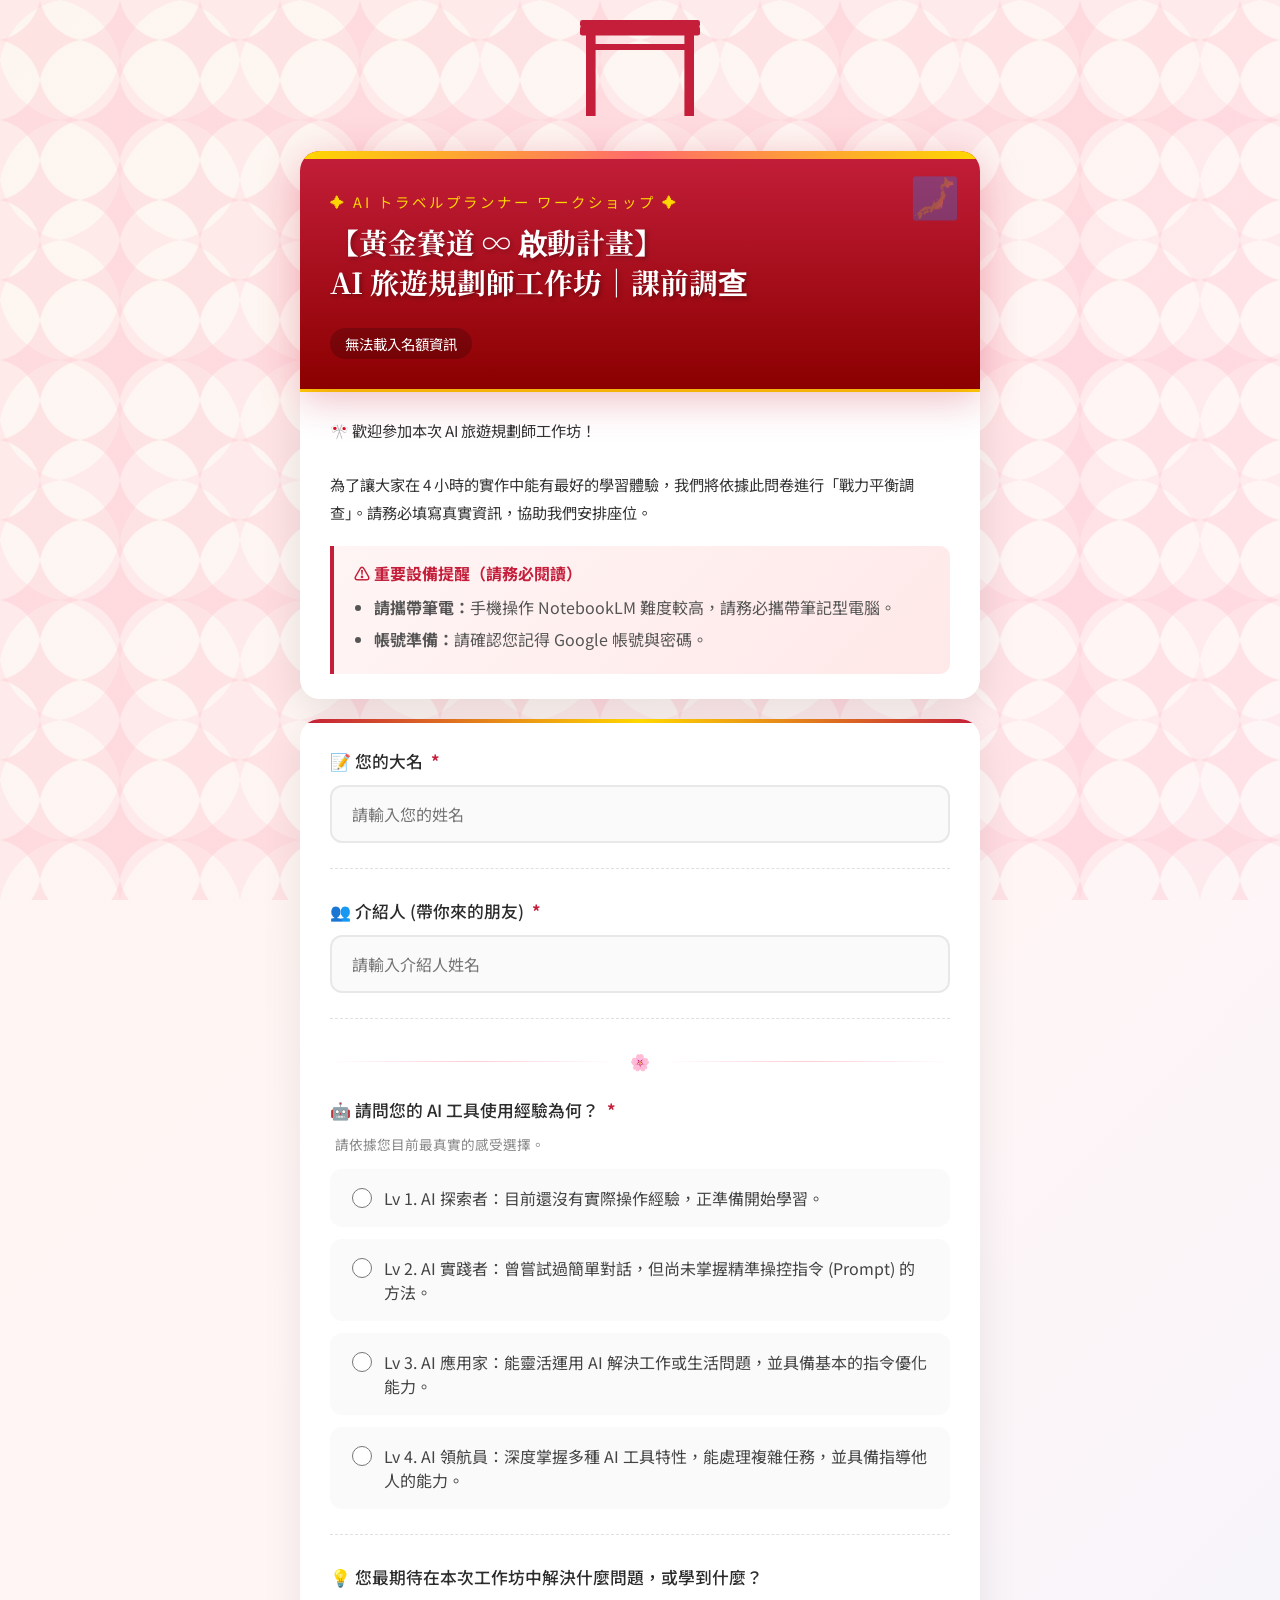
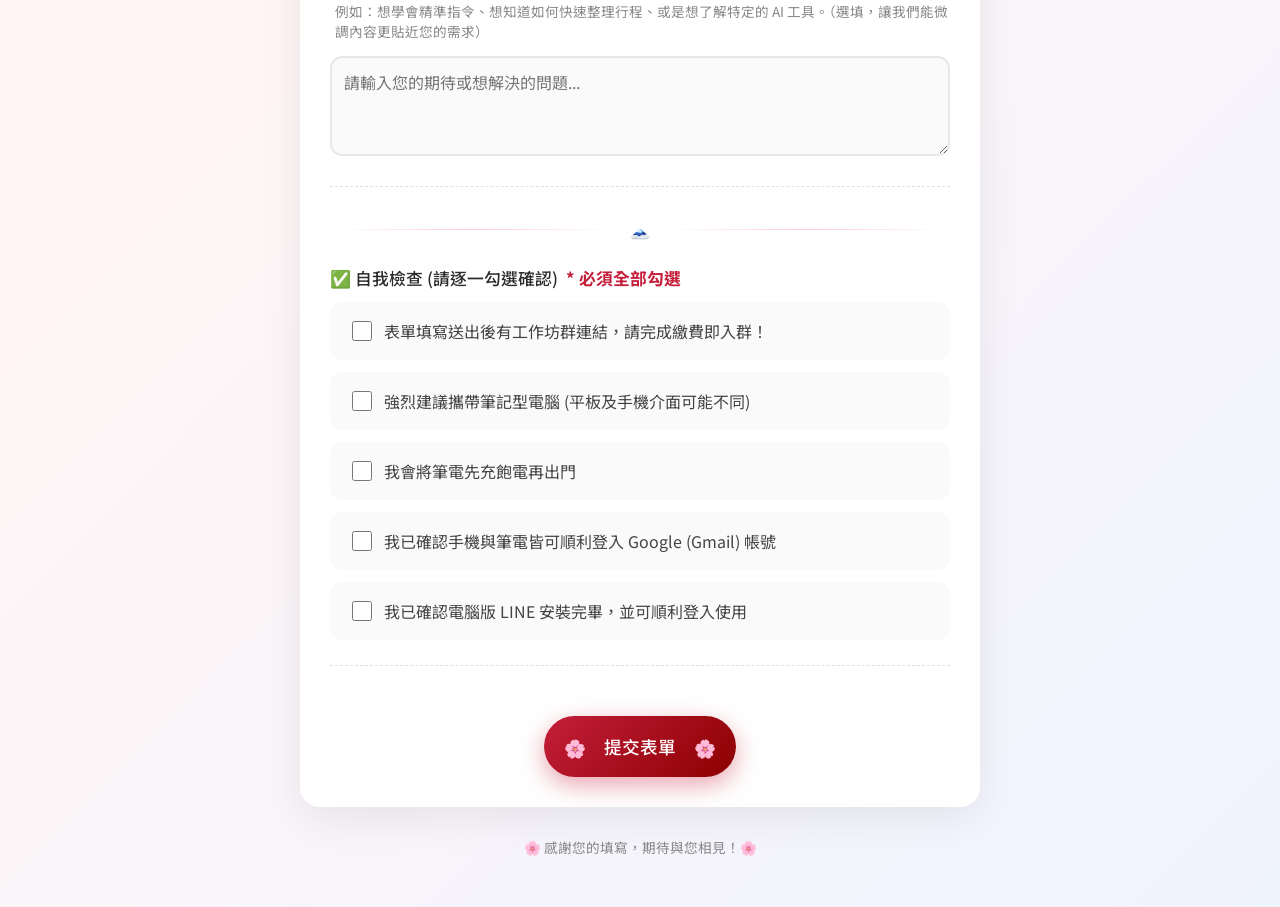
<file: 旅遊問卷-台北0509.html>
<!DOCTYPE html>
<html lang="zh-TW">

<head>
  <meta charset="UTF-8">
  <meta name="viewport" content="width=device-width, initial-scale=1.0">

  <!-- 基本 SEO -->
  <title>【黃金賽道 ∞ 啟動計畫】 AI 旅遊規劃師工作坊｜課前調查</title>
  <meta name="description" content="AI 旅遊規劃師工作坊課前調查，使用 AI 工具規劃日本旅遊行程，4小時實作體驗。">

  <!-- Open Graph / Facebook -->
  <meta property="og:type" content="website">
  <meta property="og:url" content="https://ai-travel-workshop.netlify.app/">
  <meta property="og:title" content="【黃金賽道】AI 旅遊規劃師工作坊｜課前調查">
  <meta property="og:description" content="歡迎參加 AI 旅遊規劃師工作坊！請填寫課前調查，協助我們安排最佳學習體驗。">
  <!-- 🔥 將下面這行改成你的圖床連結 -->
  <meta property="og:image" content="https://i.ibb.co/33JG5y6/og-image.jpg">
  <meta property="og:image:width" content="1200">
  <meta property="og:image:height" content="630">
  <meta property="og:image:alt" content="AI 旅遊規劃師工作坊">

  <!-- Twitter Card -->
  <meta name="twitter:card" content="summary_large_image">
  <meta name="twitter:url" content="https://ai-travel-workshop.netlify.app/">
  <meta name="twitter:title" content="【黃金賽道】AI 旅遊規劃師工作坊">
  <meta name="twitter:description" content="AI 旅遊規劃師工作坊課前調查">
  <!-- 🔥 將下面這行改成你的圖床連結 -->
  <meta name="twitter:image" content="https://i.ibb.co/33JG5y6/og-image.jpg">

  <!-- Favicon 使用 Emoji (不需要額外檔案) -->
  <link rel="icon"
    href="data:image/svg+xml,<svg xmlns=%22http://www.w3.org/2000/svg%22 viewBox=%220 0 100 100%22><text y=%22.9em%22 font-size=%2290%22>🗾</text></svg>">

  <link
    href="https://fonts.googleapis.com/css2?family=Noto+Sans+TC:wght@300;400;500;700&family=Noto+Serif+JP:wght@400;700&display=swap"
    rel="stylesheet">
  <style>
    * {
      margin: 0;
      padding: 0;
      box-sizing: border-box;
    }

    body {
      font-family: 'Noto Sans TC', sans-serif;
      min-height: 100vh;
      background: linear-gradient(135deg, #fdf6f0 0%, #fff5f5 50%, #f0f4ff 100%);
      position: relative;
      overflow-x: hidden;
    }

    body::before {
      content: '';
      position: fixed;
      top: 0;
      left: 0;
      right: 0;
      bottom: 0;
      background-image:
        url("data:image/svg+xml,%3Csvg xmlns='http://www.w3.org/2000/svg' viewBox='0 0 100 100'%3E%3Cpath fill='%23ffb7c5' opacity='0.3' d='M50 0c5 25 25 45 50 50-25 5-45 25-50 50-5-25-25-45-50-50 25-5 45-25 50-50z'/%3E%3C/svg%3E"),
        url("data:image/svg+xml,%3Csvg xmlns='http://www.w3.org/2000/svg' viewBox='0 0 100 100'%3E%3Cpath fill='%23ffc0cb' opacity='0.2' d='M50 0c5 25 25 45 50 50-25 5-45 25-50 50-5-25-25-45-50-50 25-5 45-25 50-50z'/%3E%3C/svg%3E");
      background-size: 80px 80px, 120px 120px;
      background-position: 0 0, 60px 60px;
      pointer-events: none;
      z-index: 0;
      animation: float 20s ease-in-out infinite;
    }

    @keyframes float {

      0%,
      100% {
        transform: translateY(0) rotate(0deg);
      }

      50% {
        transform: translateY(-20px) rotate(5deg);
      }
    }

    .container {
      max-width: 720px;
      margin: 0 auto;
      padding: 20px;
      position: relative;
      z-index: 1;
    }

    .header-decoration {
      text-align: center;
      margin-bottom: 20px;
    }

    .torii-gate {
      width: 120px;
      height: auto;
      margin-bottom: 10px;
    }

    .header-card {
      background: linear-gradient(180deg, #c41e3a 0%, #8b0000 100%);
      border-radius: 20px 20px 0 0;
      padding: 40px 30px 30px;
      position: relative;
      overflow: hidden;
      box-shadow: 0 10px 40px rgba(196, 30, 58, 0.3);
    }

    .header-card::before {
      content: '';
      position: absolute;
      top: 0;
      left: 0;
      right: 0;
      height: 8px;
      background: linear-gradient(90deg, #ffd700, #ff6b6b, #ffd700);
    }

    .header-card::after {
      content: '🗾';
      position: absolute;
      top: 15px;
      right: 20px;
      font-size: 40px;
      opacity: 0.3;
    }

    .title {
      font-family: 'Noto Serif JP', serif;
      font-size: 1.8rem;
      color: #fff;
      text-shadow: 2px 2px 4px rgba(0, 0, 0, 0.3);
      margin-bottom: 15px;
      line-height: 1.4;
    }

    .title-jp {
      font-size: 0.9rem;
      color: #ffd700;
      letter-spacing: 3px;
      margin-bottom: 10px;
    }

    .description-card {
      background: #fff;
      border-radius: 0 0 20px 20px;
      padding: 25px 30px;
      box-shadow: 0 10px 40px rgba(0, 0, 0, 0.1);
      border-top: 3px solid #ffd700;
    }

    .description {
      color: #333;
      line-height: 1.8;
      font-size: 0.95rem;
    }

    .warning-box {
      background: linear-gradient(135deg, #fff5f5 0%, #ffe8e8 100%);
      border-left: 4px solid #c41e3a;
      padding: 15px 20px;
      margin-top: 20px;
      border-radius: 0 10px 10px 0;
    }

    .warning-box h4 {
      color: #c41e3a;
      margin-bottom: 10px;
      display: flex;
      align-items: center;
      gap: 8px;
    }

    .warning-box ul {
      margin-left: 20px;
      color: #555;
    }

    .warning-box li {
      margin: 8px 0;
    }

    .form-card {
      background: #fff;
      border-radius: 20px;
      padding: 30px;
      margin-top: 20px;
      box-shadow: 0 10px 40px rgba(0, 0, 0, 0.08);
      position: relative;
      overflow: hidden;
    }

    .form-card::before {
      content: '';
      position: absolute;
      top: 0;
      left: 0;
      right: 0;
      height: 4px;
      background: linear-gradient(90deg, #c41e3a, #ffd700, #c41e3a);
    }

    .question-group {
      margin-bottom: 30px;
      padding-bottom: 25px;
      border-bottom: 1px dashed #e0e0e0;
    }

    .question-group:last-of-type {
      border-bottom: none;
      margin-bottom: 20px;
    }

    .question-label {
      font-weight: 500;
      color: #2c2c2c;
      margin-bottom: 12px;
      font-size: 1.05rem;
      display: flex;
      align-items: flex-start;
      gap: 8px;
    }

    .required {
      color: #c41e3a;
      font-weight: bold;
    }

    .question-hint {
      color: #888;
      font-size: 0.85rem;
      margin-bottom: 15px;
      padding-left: 5px;
    }

    .text-input {
      width: 100%;
      padding: 15px 20px;
      border: 2px solid #e8e8e8;
      border-radius: 12px;
      font-size: 1rem;
      font-family: inherit;
      transition: all 0.3s ease;
      background: #fafafa;
    }

    .text-input:focus {
      outline: none;
      border-color: #c41e3a;
      background: #fff;
      box-shadow: 0 0 0 4px rgba(196, 30, 58, 0.1);
    }

    .radio-group,
    .checkbox-group {
      display: flex;
      flex-direction: column;
      gap: 12px;
    }

    .grid-layout {
      display: grid;
      grid-template-columns: repeat(2, 1fr);
      gap: 12px;
    }

    @media (max-width: 600px) {
      .grid-layout {
        grid-template-columns: 1fr;
      }
    }

    .radio-option,
    .checkbox-option {
      display: flex;
      align-items: flex-start;
      gap: 12px;
      padding: 15px 20px;
      background: #fafafa;
      border-radius: 12px;
      cursor: pointer;
      transition: all 0.3s ease;
      border: 2px solid transparent;
    }

    .radio-option:hover,
    .checkbox-option:hover {
      background: #fff5f5;
      border-color: #ffccd5;
    }

    .radio-option input[type="radio"],
    .checkbox-option input[type="checkbox"] {
      width: 20px;
      height: 20px;
      accent-color: #c41e3a;
      margin-top: 2px;
      flex-shrink: 0;
    }

    .radio-option label,
    .checkbox-option label {
      cursor: pointer;
      line-height: 1.5;
      color: #444;
    }

    .radio-option:has(input:checked),
    .checkbox-option:has(input:checked) {
      background: linear-gradient(135deg, #fff5f5 0%, #ffe8e8 100%);
      border-color: #c41e3a;
    }

    .submit-section {
      text-align: center;
      padding-top: 20px;
    }

    .submit-btn {
      background: linear-gradient(135deg, #c41e3a 0%, #8b0000 100%);
      color: #fff;
      border: none;
      padding: 18px 60px;
      font-size: 1.1rem;
      font-weight: 500;
      border-radius: 50px;
      cursor: pointer;
      transition: all 0.3s ease;
      box-shadow: 0 8px 25px rgba(196, 30, 58, 0.4);
      font-family: inherit;
      position: relative;
      overflow: hidden;
    }

    .submit-btn::before {
      content: '🌸';
      position: absolute;
      left: 20px;
      top: 50%;
      transform: translateY(-50%);
    }

    .submit-btn::after {
      content: '🌸';
      position: absolute;
      right: 20px;
      top: 50%;
      transform: translateY(-50%);
    }

    .submit-btn:hover {
      transform: translateY(-3px);
      box-shadow: 0 12px 35px rgba(196, 30, 58, 0.5);
    }

    .submit-btn:active {
      transform: translateY(-1px);
    }

    .submit-btn:disabled {
      background: #ccc;
      cursor: not-allowed;
      box-shadow: none;
      transform: none;
    }

    .footer {
      text-align: center;
      padding: 30px;
      color: #888;
      font-size: 0.85rem;
    }

    .sakura {
      position: fixed;
      pointer-events: none;
      z-index: 1000;
      animation: fall linear infinite;
    }

    @keyframes fall {
      0% {
        transform: translateY(-100vh) rotate(0deg);
        opacity: 1;
      }

      100% {
        transform: translateY(100vh) rotate(720deg);
        opacity: 0;
      }
    }

    .section-divider {
      display: flex;
      align-items: center;
      justify-content: center;
      gap: 15px;
      margin: 25px 0;
      color: #c41e3a;
    }

    .section-divider::before,
    .section-divider::after {
      content: '';
      flex: 1;
      height: 1px;
      background: linear-gradient(90deg, transparent, #ffccd5, transparent);
    }

    .error-message {
      color: #c41e3a;
      font-size: 0.85rem;
      margin-top: 10px;
      display: none;
      padding: 10px 15px;
      background: #fff5f5;
      border-radius: 8px;
      border-left: 3px solid #c41e3a;
    }

    .error-message.show {
      display: block;
    }

    .thank-you-page {
      display: none;
      text-align: center;
      padding: 60px 30px;
    }

    .thank-you-page.show {
      display: block;
    }

    .thank-you-icon {
      font-size: 80px;
      margin-bottom: 20px;
      animation: bounce 1s ease infinite;
    }

    @keyframes bounce {

      0%,
      100% {
        transform: translateY(0);
      }

      50% {
        transform: translateY(-15px);
      }
    }

    .thank-you-title {
      font-family: 'Noto Serif JP', serif;
      font-size: 2rem;
      color: #c41e3a;
      margin-bottom: 20px;
    }

    .thank-you-message {
      color: #555;
      line-height: 1.8;
      font-size: 1.1rem;
      margin-bottom: 30px;
    }

    .thank-you-details {
      background: linear-gradient(135deg, #fff5f5 0%, #ffe8e8 100%);
      padding: 25px;
      border-radius: 15px;
      margin: 30px 0;
    }

    .thank-you-details h4 {
      color: #c41e3a;
      margin-bottom: 15px;
    }

    .thank-you-details ul {
      list-style: none;
      text-align: left;
      max-width: 400px;
      margin: 0 auto;
    }

    .thank-you-details li {
      padding: 8px 0;
      color: #555;
      display: flex;
      align-items: center;
      gap: 10px;
    }

    .form-content {
      display: block;
    }

    .form-content.hide {
      display: none;
    }

    @media (max-width: 600px) {
      .container {
        padding: 10px;
      }

      .title {
        font-size: 1.4rem;
      }

      .header-card,
      .description-card,
      .form-card {
        padding: 20px;
      }

      .submit-btn {
        padding: 15px 40px;
        font-size: 1rem;
      }

      .thank-you-title {
        font-size: 1.5rem;
      }
    }
  </style>
</head>

<body>
  <div class="container">
    <div class="header-decoration">
      <svg class="torii-gate" viewBox="0 0 100 80" fill="#c41e3a">
        <rect x="5" y="0" width="8" height="80" />
        <rect x="87" y="0" width="8" height="80" />
        <rect x="0" y="5" width="100" height="8" rx="2" />
        <rect x="0" y="0" width="100" height="6" rx="2" />
        <rect x="10" y="20" width="80" height="5" />
      </svg>
    </div>

    <div class="header-card">
      <div class="title-jp">✦ AI トラベルプランナー ワークショップ ✦</div>
      <h1 class="title">【黃金賽道 ∞ 啟動計畫】<br>AI 旅遊規劃師工作坊｜課前調查</h1>
      <div id="quotaInfo"
        style="color: #fff; background: rgba(0,0,0,0.2); display: inline-block; padding: 5px 15px; border-radius: 20px; font-size: 0.9rem; margin-top: 10px;">
        載入名額中...
      </div>
    </div>

    <div class="form-content" id="formContent">
      <div class="description-card">
        <p class="description">
          🎌 歡迎參加本次 AI 旅遊規劃師工作坊！<br><br>
          為了讓大家在 4 小時的實作中能有最好的學習體驗，我們將依據此問卷進行「戰力平衡調查」。請務必填寫真實資訊，協助我們安排座位。
        </p>

        <div class="warning-box">
          <h4>⚠️ 重要設備提醒（請務必閱讀）</h4>
          <ul>
            <li><strong>請攜帶筆電：</strong>手機操作 NotebookLM 難度較高，請務必攜帶筆記型電腦。</li>
            <li><strong>帳號準備：</strong>請確認您記得 Google 帳號與密碼。</li>
          </ul>
        </div>
      </div>

      <form class="form-card" id="surveyForm">
        <div class="question-group">
          <div class="question-label">
            <span>📝 您的大名</span>
            <span class="required">*</span>
          </div>
          <input type="text" name="name" class="text-input" placeholder="請輸入您的姓名" required>
        </div>

        <div class="question-group">
          <div class="question-label">
            <span>👥 介紹人 (帶你來的朋友)</span>
            <span class="required">*</span>
          </div>
          <input type="text" name="referrer" class="text-input" placeholder="請輸入介紹人姓名" required>
        </div>


        <div class="section-divider">🌸</div>

        <div class="question-group">
          <div class="question-label">
            <span>🤖 請問您的 AI 工具使用經驗為何？</span>
            <span class="required">*</span>
          </div>
          <div class="question-hint">請依據您目前最真實的感受選擇。</div>
          <div class="radio-group">
            <div class="radio-option">
              <input type="radio" name="ai_exp" value="Lv 1. AI 探索者：目前還沒有實際操作經驗，正準備開始學習。" id="ai1" required>
              <label for="ai1">Lv 1. AI 探索者：目前還沒有實際操作經驗，正準備開始學習。</label>
            </div>
            <div class="radio-option">
              <input type="radio" name="ai_exp" value="Lv 2. AI 實踐者：曾嘗試過簡單對話，但尚未掌握精準操控指令 (Prompt) 的方法。" id="ai2">
              <label for="ai2">Lv 2. AI 實踐者：曾嘗試過簡單對話，但尚未掌握精準操控指令 (Prompt) 的方法。</label>
            </div>
            <div class="radio-option">
              <input type="radio" name="ai_exp" value="Lv 3. AI 應用家：能靈活運用 AI 解決工作或生活問題，並具備基本的指令優化能力。" id="ai3">
              <label for="ai3">Lv 3. AI 應用家：能靈活運用 AI 解決工作或生活問題，並具備基本的指令優化能力。</label>
            </div>
            <div class="radio-option">
              <input type="radio" name="ai_exp" value="Lv 4. AI 領航員：深度掌握多種 AI 工具特性，能處理複雜任務，並具備指導他人的能力。" id="ai4">
              <label for="ai4">Lv 4. AI 領航員：深度掌握多種 AI 工具特性，能處理複雜任務，並具備指導他人的能力。</label>
            </div>
          </div>
        </div>

        <div class="question-group">
          <div class="question-label">
            <span>💡 您最期待在本次工作坊中解決什麼問題，或學到什麼？</span>
          </div>
          <div class="question-hint">例如：想學會精準指令、想知道如何快速整理行程、或是想了解特定的 AI 工具。（選填，讓我們能微調內容更貼近您的需求）</div>
          <textarea name="expectations" class="text-input" placeholder="請輸入您的期待或想解決的問題..." rows="3"
            style="resize: vertical; height: auto; padding: 12px;"></textarea>
        </div>


        <div class="section-divider">🗻</div>

        <div class="question-group" id="checklistGroup">
          <div class="question-label">
            <span>✅ 自我檢查 (請逐一勾選確認)</span>
            <span class="required">* 必須全部勾選</span>
          </div>
          <div class="checkbox-group">
            <div class="checkbox-option">
              <input type="checkbox" name="checklist" value="表單填寫送出後有工作坊群連結，請完成繳費即入群！" id="check6">
              <label for="check6">表單填寫送出後有工作坊群連結，請完成繳費即入群！</label>
            </div>
            <div class="checkbox-option">
              <input type="checkbox" name="checklist" value="強烈建議攜帶筆記型電腦 (平板及手機介面可能不同)" id="check1">
              <label for="check1">強烈建議攜帶筆記型電腦 (平板及手機介面可能不同)</label>
            </div>
            <div class="checkbox-option">
              <input type="checkbox" name="checklist" value="我會將筆電先充飽電再出門" id="check2">
              <label for="check2">我會將筆電先充飽電再出門</label>
            </div>
            <div class="checkbox-option">
              <input type="checkbox" name="checklist" value="我已確認手機與筆電皆可順利登入 Google (Gmail) 帳號" id="check4">
              <label for="check4">我已確認手機與筆電皆可順利登入 Google (Gmail) 帳號</label>
            </div>
            <div class="checkbox-option">
              <input type="checkbox" name="checklist" value="我已確認電腦版 LINE 安裝完畢，並可順利登入使用" id="check7">
              <label for="check7">我已確認電腦版 LINE 安裝完畢，並可順利登入使用</label>
            </div>
          </div>
          <div class="error-message" id="checklistError">
            ⚠️ 請確認並勾選所有自我檢查項目後才能提交表單
          </div>
        </div>

        <div class="submit-section">
          <button type="submit" class="submit-btn" id="submitBtn">提交表單</button>
        </div>
      </form>

      <div class="footer">
        <p>🌸 感謝您的填寫，期待與您相見！🌸</p>
      </div>
    </div>

    <div class="thank-you-page" id="thankYouPage">
      <div class="description-card" style="border-radius: 20px; margin-top: 0;">
        <div class="thank-you-icon">🎉</div>
        <h2 class="thank-you-title">感謝您完成填寫！</h2>
        <p class="thank-you-message">
          您的回覆已成功送出 ✨<br>
          我們已收到您的課前調查資料
        </p>

        <div class="thank-you-details" style="padding: 30px; border: 2px solid #c41e3a; background: #fff;">
          <h4 style="font-size: 1.2rem; margin-bottom: 20px;"> 課前重要通知</h4>
          <p style="margin-bottom: 20px; font-weight: 500;">請點擊以下連結加入工作坊群組：</p>
          <a href="https://line.me/R/ti/g/jbjZVSyYa6" target="_blank"
            style="display: inline-block; background: #06c755; color: white; padding: 15px 30px; border-radius: 50px; text-decoration: none; font-weight: bold; font-size: 1.1rem; box-shadow: 0 4px 15px rgba(6, 199, 85, 0.3); margin-bottom: 20px;">
            點我加入：旅遊規劃師群組 ➔
          </a>
          <br>
          <p style="margin-bottom: 10px; font-weight: 500;">或掃描以下 QR Code 入群：</p>
          <img src="image/QR.jpg" alt="群組 QR Code"
            style="max-width: 200px; border-radius: 10px; border: 1px solid #ddd;">
        </div>

        <div class="thank-you-details"
          style="padding: 30px; border: 2px solid #7c3aed; background: #fdfaff; margin-top: 20px;">
          <h4 style="font-size: 1.2rem; margin-bottom: 15px; color: #7c3aed;">🤖 課前工具準備</h4>
          <p style="margin-bottom: 20px; font-size: 0.95rem; line-height: 1.6; color: #444;">
            現場將帶領大家實作 <strong>Gemini</strong> 與 <strong>ChatGPT</strong> 的深度應用。建議您在課前先完成登錄或註冊：
          </p>
          <div style="display: flex; gap: 10px; flex-wrap: wrap; justify-content: center;">
            <a href="https://gemini.google.com/" target="_blank"
              style="flex: 1; min-width: 150px; background: #fff; color: #4285f4; border: 2px solid #4285f4; padding: 12px; border-radius: 12px; text-decoration: none; font-weight: bold; font-size: 0.95rem; transition: all 0.3s;">
              🚀 登錄 Gemini
            </a>
            <a href="https://chatgpt.com/" target="_blank"
              style="flex: 1; min-width: 150px; background: #10a37f; color: white; padding: 12px; border-radius: 12px; text-decoration: none; font-weight: bold; font-size: 0.95rem; transition: all 0.3s; box-shadow: 0 4px 10px rgba(16, 163, 127, 0.2);">
              💬 登錄 ChatGPT
            </a>
          </div>
        </div>

        <p style="color: #888; font-size: 0.9rem; margin-top: 30px;">
          🌸 期待在工作坊與您相見！🌸
        </p>
      </div>
    </div>
  </div>

  <script>
    function createSakura() {
      const sakura = document.createElement('div');
      sakura.className = 'sakura';
      sakura.innerHTML = '🌸';
      sakura.style.left = Math.random() * 100 + 'vw';
      sakura.style.fontSize = (Math.random() * 15 + 10) + 'px';
      sakura.style.animationDuration = (Math.random() * 5 + 8) + 's';
      sakura.style.opacity = Math.random() * 0.6 + 0.4;
      document.body.appendChild(sakura);

      setTimeout(() => {
        sakura.remove();
      }, 13000);
    }

    setInterval(createSakura, 800);

    const form = document.getElementById('surveyForm');
    const checkboxes = document.querySelectorAll('input[name="entry.118266493"]');
    const checklistError = document.getElementById('checklistError');
    const formContent = document.getElementById('formContent');
    const thankYouPage = document.getElementById('thankYouPage');

    function allCheckboxesChecked() {
      return Array.from(checkboxes).every(cb => cb.checked);
    }

    checkboxes.forEach(cb => {
      cb.addEventListener('change', () => {
        if (allCheckboxesChecked()) {
          checklistError.classList.remove('show');
        }
      });
    });

    form.addEventListener('submit', function (e) {
      e.preventDefault();

      if (!allCheckboxesChecked()) {
        checklistError.classList.add('show');
        document.getElementById('checklistGroup').scrollIntoView({ behavior: 'smooth', block: 'center' });
        return false;
      }

      const formData = new FormData(form);

      // === Google Apps Script Web App 網址 ===
      const scriptURL = 'https://script.google.com/macros/s/AKfycbyV0209QzoOulUipveizl8bdd5S9NyiLaNcdx-Y9OV4dhW-IPa-C43dlKQzTWR46GjA7w/exec';

      // 整理要傳送的 JSON 資料
      const data = {
        name: formData.get('name'),
        referrer: formData.get('referrer'),
        ai_exp: formData.get('ai_exp'),
        expectations: formData.get('expectations')
      };

      const submitBtn = document.getElementById('submitBtn');
      const originalText = submitBtn.innerText;
      submitBtn.innerText = '提交中...';
      submitBtn.disabled = true;

      fetch(scriptURL, {
        method: 'POST',
        headers: {
          'Content-Type': 'text/plain;charset=utf-8',
        },
        body: JSON.stringify(data)
      }).then(res => res.json())
        .then(response => {
          if (response.status === 'success') {
            formContent.classList.add('hide');
            thankYouPage.classList.add('show');
            window.scrollTo({ top: 0, behavior: 'smooth' });
          } else {
            alert('報名失敗：' + response.message);
            submitBtn.innerText = originalText;
            submitBtn.disabled = false;
          }
        }).catch((error) => {
          console.error('Error!', error.message);
          alert('提交發生錯誤，請稍後再試。');
          submitBtn.innerText = originalText;
          submitBtn.disabled = false;
        });
    });

    // 取得剩餘名額
    function fetchQuota() {
      const quotaEl = document.getElementById('quotaInfo');
      const scriptURL = 'https://script.google.com/macros/s/AKfycbyV0209QzoOulUipveizl8bdd5S9NyiLaNcdx-Y9OV4dhW-IPa-C43dlKQzTWR46GjA7w/exec';

      fetch(scriptURL)
        .then(res => res.json())
        .then(data => {
          if (data.remaining <= 0) {
            quotaEl.innerHTML = '⚠️ 報名已額滿！';
            quotaEl.style.background = '#c41e3a';
            document.getElementById('submitBtn').disabled = true;
            document.getElementById('submitBtn').innerText = '名額已滿';
          } else {
            quotaEl.innerHTML = `🌟 剩餘名額：${data.remaining} 人`;
          }
        })
        .catch(err => {
          console.error('讀取名額失敗', err);
          quotaEl.innerHTML = '無法載入名額資訊';
        });
    }

    fetchQuota();
  </script>
</body>

</html>
</file>
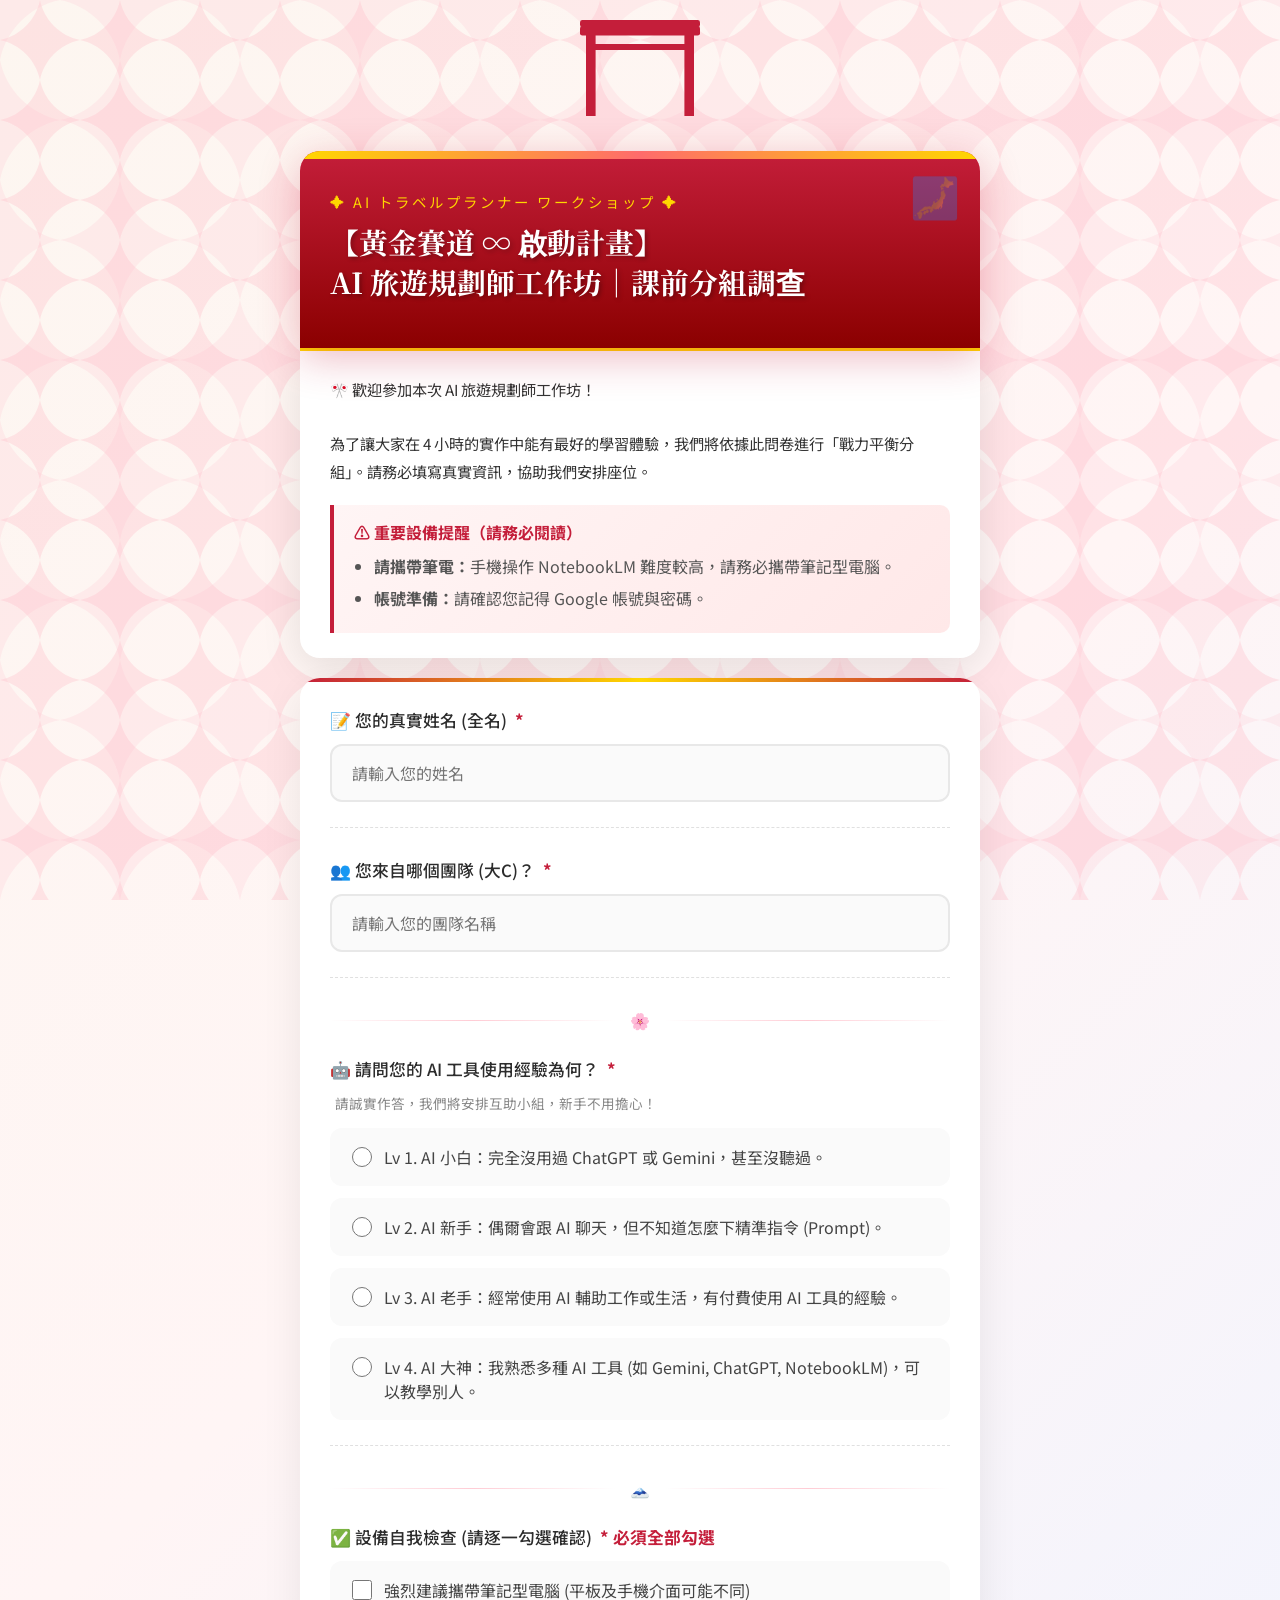
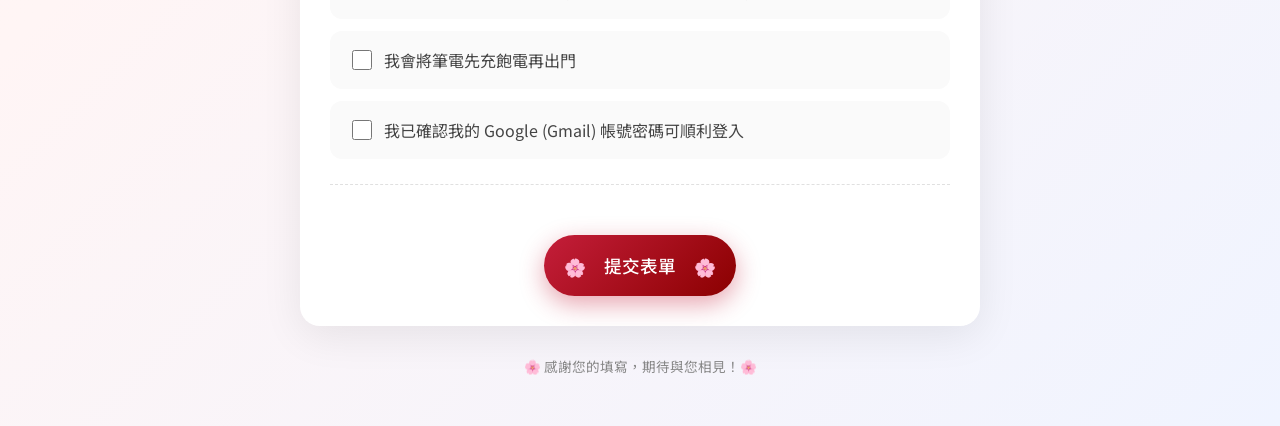
<file: 旅遊問卷-高雄.html>
<!DOCTYPE html>
<html lang="zh-TW">

<head>
  <meta charset="UTF-8">
  <meta name="viewport" content="width=device-width, initial-scale=1.0">

  <!-- 基本 SEO -->
  <title>【黃金賽道 ∞ 啟動計畫】 AI 旅遊規劃師工作坊｜課前分組調查</title>
  <meta name="description" content="AI 旅遊規劃師工作坊課前分組調查，使用 AI 工具規劃日本旅遊行程，4小時實作體驗。">

  <!-- Open Graph / Facebook -->
  <meta property="og:type" content="website">
  <meta property="og:url" content="https://ai-travel-workshop.netlify.app/">
  <meta property="og:title" content="【黃金賽道】AI 旅遊規劃師工作坊｜課前調查">
  <meta property="og:description" content="歡迎參加 AI 旅遊規劃師工作坊！請填寫課前分組調查，協助我們安排最佳學習體驗。">
  <!-- 🔥 將下面這行改成你的圖床連結 -->
  <meta property="og:image" content="https://i.ibb.co/33JG5y6/og-image.jpg">
  <meta property="og:image:width" content="1200">
  <meta property="og:image:height" content="630">
  <meta property="og:image:alt" content="AI 旅遊規劃師工作坊">

  <!-- Twitter Card -->
  <meta name="twitter:card" content="summary_large_image">
  <meta name="twitter:url" content="https://ai-travel-workshop.netlify.app/">
  <meta name="twitter:title" content="【黃金賽道】AI 旅遊規劃師工作坊">
  <meta name="twitter:description" content="AI 旅遊規劃師工作坊課前分組調查">
  <!-- 🔥 將下面這行改成你的圖床連結 -->
  <meta name="twitter:image" content="https://i.ibb.co/33JG5y6/og-image.jpg">

  <!-- Favicon 使用 Emoji (不需要額外檔案) -->
  <link rel="icon"
    href="data:image/svg+xml,<svg xmlns=%22http://www.w3.org/2000/svg%22 viewBox=%220 0 100 100%22><text y=%22.9em%22 font-size=%2290%22>🗾</text></svg>">

  <link
    href="https://fonts.googleapis.com/css2?family=Noto+Sans+TC:wght@300;400;500;700&family=Noto+Serif+JP:wght@400;700&display=swap"
    rel="stylesheet">
  <style>
    * {
      margin: 0;
      padding: 0;
      box-sizing: border-box;
    }

    body {
      font-family: 'Noto Sans TC', sans-serif;
      min-height: 100vh;
      background: linear-gradient(135deg, #fdf6f0 0%, #fff5f5 50%, #f0f4ff 100%);
      position: relative;
      overflow-x: hidden;
    }

    body::before {
      content: '';
      position: fixed;
      top: 0;
      left: 0;
      right: 0;
      bottom: 0;
      background-image:
        url("data:image/svg+xml,%3Csvg xmlns='http://www.w3.org/2000/svg' viewBox='0 0 100 100'%3E%3Cpath fill='%23ffb7c5' opacity='0.3' d='M50 0c5 25 25 45 50 50-25 5-45 25-50 50-5-25-25-45-50-50 25-5 45-25 50-50z'/%3E%3C/svg%3E"),
        url("data:image/svg+xml,%3Csvg xmlns='http://www.w3.org/2000/svg' viewBox='0 0 100 100'%3E%3Cpath fill='%23ffc0cb' opacity='0.2' d='M50 0c5 25 25 45 50 50-25 5-45 25-50 50-5-25-25-45-50-50 25-5 45-25 50-50z'/%3E%3C/svg%3E");
      background-size: 80px 80px, 120px 120px;
      background-position: 0 0, 60px 60px;
      pointer-events: none;
      z-index: 0;
      animation: float 20s ease-in-out infinite;
    }

    @keyframes float {

      0%,
      100% {
        transform: translateY(0) rotate(0deg);
      }

      50% {
        transform: translateY(-20px) rotate(5deg);
      }
    }

    .container {
      max-width: 720px;
      margin: 0 auto;
      padding: 20px;
      position: relative;
      z-index: 1;
    }

    .header-decoration {
      text-align: center;
      margin-bottom: 20px;
    }

    .torii-gate {
      width: 120px;
      height: auto;
      margin-bottom: 10px;
    }

    .header-card {
      background: linear-gradient(180deg, #c41e3a 0%, #8b0000 100%);
      border-radius: 20px 20px 0 0;
      padding: 40px 30px 30px;
      position: relative;
      overflow: hidden;
      box-shadow: 0 10px 40px rgba(196, 30, 58, 0.3);
    }

    .header-card::before {
      content: '';
      position: absolute;
      top: 0;
      left: 0;
      right: 0;
      height: 8px;
      background: linear-gradient(90deg, #ffd700, #ff6b6b, #ffd700);
    }

    .header-card::after {
      content: '🗾';
      position: absolute;
      top: 15px;
      right: 20px;
      font-size: 40px;
      opacity: 0.3;
    }

    .title {
      font-family: 'Noto Serif JP', serif;
      font-size: 1.8rem;
      color: #fff;
      text-shadow: 2px 2px 4px rgba(0, 0, 0, 0.3);
      margin-bottom: 15px;
      line-height: 1.4;
    }

    .title-jp {
      font-size: 0.9rem;
      color: #ffd700;
      letter-spacing: 3px;
      margin-bottom: 10px;
    }

    .description-card {
      background: #fff;
      border-radius: 0 0 20px 20px;
      padding: 25px 30px;
      box-shadow: 0 10px 40px rgba(0, 0, 0, 0.1);
      border-top: 3px solid #ffd700;
    }

    .description {
      color: #333;
      line-height: 1.8;
      font-size: 0.95rem;
    }

    .warning-box {
      background: linear-gradient(135deg, #fff5f5 0%, #ffe8e8 100%);
      border-left: 4px solid #c41e3a;
      padding: 15px 20px;
      margin-top: 20px;
      border-radius: 0 10px 10px 0;
    }

    .warning-box h4 {
      color: #c41e3a;
      margin-bottom: 10px;
      display: flex;
      align-items: center;
      gap: 8px;
    }

    .warning-box ul {
      margin-left: 20px;
      color: #555;
    }

    .warning-box li {
      margin: 8px 0;
    }

    .form-card {
      background: #fff;
      border-radius: 20px;
      padding: 30px;
      margin-top: 20px;
      box-shadow: 0 10px 40px rgba(0, 0, 0, 0.08);
      position: relative;
      overflow: hidden;
    }

    .form-card::before {
      content: '';
      position: absolute;
      top: 0;
      left: 0;
      right: 0;
      height: 4px;
      background: linear-gradient(90deg, #c41e3a, #ffd700, #c41e3a);
    }

    .question-group {
      margin-bottom: 30px;
      padding-bottom: 25px;
      border-bottom: 1px dashed #e0e0e0;
    }

    .question-group:last-of-type {
      border-bottom: none;
      margin-bottom: 20px;
    }

    .question-label {
      font-weight: 500;
      color: #2c2c2c;
      margin-bottom: 12px;
      font-size: 1.05rem;
      display: flex;
      align-items: flex-start;
      gap: 8px;
    }

    .required {
      color: #c41e3a;
      font-weight: bold;
    }

    .question-hint {
      color: #888;
      font-size: 0.85rem;
      margin-bottom: 15px;
      padding-left: 5px;
    }

    .text-input {
      width: 100%;
      padding: 15px 20px;
      border: 2px solid #e8e8e8;
      border-radius: 12px;
      font-size: 1rem;
      font-family: inherit;
      transition: all 0.3s ease;
      background: #fafafa;
    }

    .text-input:focus {
      outline: none;
      border-color: #c41e3a;
      background: #fff;
      box-shadow: 0 0 0 4px rgba(196, 30, 58, 0.1);
    }

    .radio-group,
    .checkbox-group {
      display: flex;
      flex-direction: column;
      gap: 12px;
    }

    .grid-layout {
      display: grid;
      grid-template-columns: repeat(2, 1fr);
      gap: 12px;
    }

    @media (max-width: 600px) {
      .grid-layout {
        grid-template-columns: 1fr;
      }
    }

    .radio-option,
    .checkbox-option {
      display: flex;
      align-items: flex-start;
      gap: 12px;
      padding: 15px 20px;
      background: #fafafa;
      border-radius: 12px;
      cursor: pointer;
      transition: all 0.3s ease;
      border: 2px solid transparent;
    }

    .radio-option:hover,
    .checkbox-option:hover {
      background: #fff5f5;
      border-color: #ffccd5;
    }

    .radio-option input[type="radio"],
    .checkbox-option input[type="checkbox"] {
      width: 20px;
      height: 20px;
      accent-color: #c41e3a;
      margin-top: 2px;
      flex-shrink: 0;
    }

    .radio-option label,
    .checkbox-option label {
      cursor: pointer;
      line-height: 1.5;
      color: #444;
    }

    .radio-option:has(input:checked),
    .checkbox-option:has(input:checked) {
      background: linear-gradient(135deg, #fff5f5 0%, #ffe8e8 100%);
      border-color: #c41e3a;
    }

    .submit-section {
      text-align: center;
      padding-top: 20px;
    }

    .submit-btn {
      background: linear-gradient(135deg, #c41e3a 0%, #8b0000 100%);
      color: #fff;
      border: none;
      padding: 18px 60px;
      font-size: 1.1rem;
      font-weight: 500;
      border-radius: 50px;
      cursor: pointer;
      transition: all 0.3s ease;
      box-shadow: 0 8px 25px rgba(196, 30, 58, 0.4);
      font-family: inherit;
      position: relative;
      overflow: hidden;
    }

    .submit-btn::before {
      content: '🌸';
      position: absolute;
      left: 20px;
      top: 50%;
      transform: translateY(-50%);
    }

    .submit-btn::after {
      content: '🌸';
      position: absolute;
      right: 20px;
      top: 50%;
      transform: translateY(-50%);
    }

    .submit-btn:hover {
      transform: translateY(-3px);
      box-shadow: 0 12px 35px rgba(196, 30, 58, 0.5);
    }

    .submit-btn:active {
      transform: translateY(-1px);
    }

    .submit-btn:disabled {
      background: #ccc;
      cursor: not-allowed;
      box-shadow: none;
      transform: none;
    }

    .footer {
      text-align: center;
      padding: 30px;
      color: #888;
      font-size: 0.85rem;
    }

    .sakura {
      position: fixed;
      pointer-events: none;
      z-index: 1000;
      animation: fall linear infinite;
    }

    @keyframes fall {
      0% {
        transform: translateY(-100vh) rotate(0deg);
        opacity: 1;
      }

      100% {
        transform: translateY(100vh) rotate(720deg);
        opacity: 0;
      }
    }

    .section-divider {
      display: flex;
      align-items: center;
      justify-content: center;
      gap: 15px;
      margin: 25px 0;
      color: #c41e3a;
    }

    .section-divider::before,
    .section-divider::after {
      content: '';
      flex: 1;
      height: 1px;
      background: linear-gradient(90deg, transparent, #ffccd5, transparent);
    }

    .error-message {
      color: #c41e3a;
      font-size: 0.85rem;
      margin-top: 10px;
      display: none;
      padding: 10px 15px;
      background: #fff5f5;
      border-radius: 8px;
      border-left: 3px solid #c41e3a;
    }

    .error-message.show {
      display: block;
    }

    .thank-you-page {
      display: none;
      text-align: center;
      padding: 60px 30px;
    }

    .thank-you-page.show {
      display: block;
    }

    .thank-you-icon {
      font-size: 80px;
      margin-bottom: 20px;
      animation: bounce 1s ease infinite;
    }

    @keyframes bounce {

      0%,
      100% {
        transform: translateY(0);
      }

      50% {
        transform: translateY(-15px);
      }
    }

    .thank-you-title {
      font-family: 'Noto Serif JP', serif;
      font-size: 2rem;
      color: #c41e3a;
      margin-bottom: 20px;
    }

    .thank-you-message {
      color: #555;
      line-height: 1.8;
      font-size: 1.1rem;
      margin-bottom: 30px;
    }

    .thank-you-details {
      background: linear-gradient(135deg, #fff5f5 0%, #ffe8e8 100%);
      padding: 25px;
      border-radius: 15px;
      margin: 30px 0;
    }

    .thank-you-details h4 {
      color: #c41e3a;
      margin-bottom: 15px;
    }

    .thank-you-details ul {
      list-style: none;
      text-align: left;
      max-width: 400px;
      margin: 0 auto;
    }

    .thank-you-details li {
      padding: 8px 0;
      color: #555;
      display: flex;
      align-items: center;
      gap: 10px;
    }

    .form-content {
      display: block;
    }

    .form-content.hide {
      display: none;
    }

    @media (max-width: 600px) {
      .container {
        padding: 10px;
      }

      .title {
        font-size: 1.4rem;
      }

      .header-card,
      .description-card,
      .form-card {
        padding: 20px;
      }

      .submit-btn {
        padding: 15px 40px;
        font-size: 1rem;
      }

      .thank-you-title {
        font-size: 1.5rem;
      }
    }
  </style>
</head>

<body>
  <div class="container">
    <div class="header-decoration">
      <svg class="torii-gate" viewBox="0 0 100 80" fill="#c41e3a">
        <rect x="5" y="0" width="8" height="80" />
        <rect x="87" y="0" width="8" height="80" />
        <rect x="0" y="5" width="100" height="8" rx="2" />
        <rect x="0" y="0" width="100" height="6" rx="2" />
        <rect x="10" y="20" width="80" height="5" />
      </svg>
    </div>

    <div class="header-card">
      <div class="title-jp">✦ AI トラベルプランナー ワークショップ ✦</div>
      <h1 class="title">【黃金賽道 ∞ 啟動計畫】<br>AI 旅遊規劃師工作坊｜課前分組調查</h1>
    </div>

    <div class="form-content" id="formContent">
      <div class="description-card">
        <p class="description">
          🎌 歡迎參加本次 AI 旅遊規劃師工作坊！<br><br>
          為了讓大家在 4 小時的實作中能有最好的學習體驗，我們將依據此問卷進行「戰力平衡分組」。請務必填寫真實資訊，協助我們安排座位。
        </p>

        <div class="warning-box">
          <h4>⚠️ 重要設備提醒（請務必閱讀）</h4>
          <ul>
            <li><strong>請攜帶筆電：</strong>手機操作 NotebookLM 難度較高，請務必攜帶筆記型電腦。</li>
            <li><strong>帳號準備：</strong>請確認您記得 Google 帳號與密碼。</li>
          </ul>
        </div>
      </div>

      <form class="form-card" id="surveyForm">
        <!-- Hidden fields for Google Form compatibility -->
        <input type="hidden" name="fvv" value="1">
        <input type="hidden" name="pageHistory" value="0">
        <input type="hidden" name="fbzx" value="-4573439762862788709">

        <div class="question-group">
          <div class="question-label">
            <span>📝 您的真實姓名 (全名)</span>
            <span class="required">*</span>
          </div>
          <input type="text" name="entry.2072652772" class="text-input" placeholder="請輸入您的姓名" required>
        </div>

        <div class="question-group">
          <div class="question-label">
            <span>👥 您來自哪個團隊 (大C)？</span>
            <span class="required">*</span>
          </div>
          <input type="text" name="entry.869461559" class="text-input" placeholder="請輸入您的團隊名稱" required>
        </div>

        <div class="section-divider">🌸</div>

        <div class="question-group">
          <div class="question-label">
            <span>🤖 請問您的 AI 工具使用經驗為何？</span>
            <span class="required">*</span>
          </div>
          <div class="question-hint">請誠實作答，我們將安排互助小組，新手不用擔心！</div>
          <div class="radio-group">
            <div class="radio-option">
              <input type="radio" name="entry.1565805686" value="Lv 1. AI 小白：完全沒用過 ChatGPT 或 Gemini，甚至沒聽過。" id="ai1"
                required>
              <label for="ai1">Lv 1. AI 小白：完全沒用過 ChatGPT 或 Gemini，甚至沒聽過。</label>
            </div>
            <div class="radio-option">
              <input type="radio" name="entry.1565805686" value="Lv 2. AI 新手：偶爾會跟 AI 聊天，但不知道怎麼下精準指令 (Prompt)。" id="ai2">
              <label for="ai2">Lv 2. AI 新手：偶爾會跟 AI 聊天，但不知道怎麼下精準指令 (Prompt)。</label>
            </div>
            <div class="radio-option">
              <input type="radio" name="entry.1565805686" value="Lv 3. AI 老手：經常使用 AI 輔助工作或生活，有付費使用 AI 工具的經驗。" id="ai3">
              <label for="ai3">Lv 3. AI 老手：經常使用 AI 輔助工作或生活，有付費使用 AI 工具的經驗。</label>
            </div>
            <div class="radio-option">
              <input type="radio" name="entry.1565805686"
                value="Lv 4. AI 大神：我熟悉多種 AI 工具 (如 Gemini, ChatGPT, NotebookLM)，可以教學別人。" id="ai4">
              <label for="ai4">Lv 4. AI 大神：我熟悉多種 AI 工具 (如 Gemini, ChatGPT, NotebookLM)，可以教學別人。</label>
            </div>
          </div>
        </div>


        <div class="section-divider">🗻</div>

        <div class="question-group" id="checklistGroup">
          <div class="question-label">
            <span>✅ 設備自我檢查 (請逐一勾選確認)</span>
            <span class="required">* 必須全部勾選</span>
          </div>
          <div class="checkbox-group">
            <div class="checkbox-option">
              <input type="checkbox" name="entry.118266493" value="強烈建議攜帶筆記型電腦 (平板及手機介面可能不同)" id="check1">
              <label for="check1">強烈建議攜帶筆記型電腦 (平板及手機介面可能不同)</label>
            </div>
            <div class="checkbox-option">
              <input type="checkbox" name="entry.118266493" value="我會將筆電先充飽電再出門" id="check2">
              <label for="check2">我會將筆電先充飽電再出門</label>
            </div>
            <div class="checkbox-option">
              <input type="checkbox" name="entry.118266493" value="我已確認我的 Google (Gmail) 帳號密碼可順利登入" id="check4">
              <label for="check4">我已確認我的 Google (Gmail) 帳號密碼可順利登入</label>
            </div>
          </div>
          <div class="error-message" id="checklistError">
            ⚠️ 請確認並勾選所有設備檢查項目後才能提交表單
          </div>
        </div>

        <div class="submit-section">
          <button type="submit" class="submit-btn" id="submitBtn">提交表單</button>
        </div>
      </form>

      <div class="footer">
        <p>🌸 感謝您的填寫，期待與您相見！🌸</p>
      </div>
    </div>

    <div class="thank-you-page" id="thankYouPage">
      <div class="description-card" style="border-radius: 20px; margin-top: 0;">
        <div class="thank-you-icon">🎉</div>
        <h2 class="thank-you-title">感謝您完成填寫！</h2>
        <p class="thank-you-message">
          您的回覆已成功送出 ✨<br>
          我們已收到您的課前調查資料
        </p>

        <div class="thank-you-details" style="padding: 30px; border: 2px solid #c41e3a; background: #fff;">
          <h4 style="font-size: 1.2rem; margin-bottom: 20px;">� 課前重要通知</h4>
          <p style="margin-bottom: 20px; font-weight: 500;">請點擊以下連結加入工作坊群組：</p>
          <a href="https://line.me/ti/g/2Q582we7vk" target="_blank"
            style="display: inline-block; background: #06c755; color: white; padding: 15px 30px; border-radius: 50px; text-decoration: none; font-weight: bold; font-size: 1.1rem; box-shadow: 0 4px 15px rgba(6, 199, 85, 0.3);">
            點我加入：旅遊規劃師群組 ➔
          </a>
        </div>

        <p style="color: #888; font-size: 0.9rem; margin-top: 30px;">
          🌸 期待在工作坊與您相見！🌸
        </p>
      </div>
    </div>
  </div>

  <script>
    function createSakura() {
      const sakura = document.createElement('div');
      sakura.className = 'sakura';
      sakura.innerHTML = '🌸';
      sakura.style.left = Math.random() * 100 + 'vw';
      sakura.style.fontSize = (Math.random() * 15 + 10) + 'px';
      sakura.style.animationDuration = (Math.random() * 5 + 8) + 's';
      sakura.style.opacity = Math.random() * 0.6 + 0.4;
      document.body.appendChild(sakura);

      setTimeout(() => {
        sakura.remove();
      }, 13000);
    }

    setInterval(createSakura, 800);

    const form = document.getElementById('surveyForm');
    const checkboxes = document.querySelectorAll('input[name="entry.118266493"]');
    const checklistError = document.getElementById('checklistError');
    const formContent = document.getElementById('formContent');
    const thankYouPage = document.getElementById('thankYouPage');

    function allCheckboxesChecked() {
      return Array.from(checkboxes).every(cb => cb.checked);
    }

    checkboxes.forEach(cb => {
      cb.addEventListener('change', () => {
        if (allCheckboxesChecked()) {
          checklistError.classList.remove('show');
        }
      });
    });

    form.addEventListener('submit', function (e) {
      e.preventDefault();

      if (!allCheckboxesChecked()) {
        checklistError.classList.add('show');
        document.getElementById('checklistGroup').scrollIntoView({ behavior: 'smooth', block: 'center' });
        return false;
      }

      const formData = new FormData(form);

      // === Google Apps Script Web App 網址 ===
      const scriptURL = 'https://script.google.com/macros/s/AKfycbyK4NcMP2rL5wtHhTSJf1qD0w2hmDfgkApDDlYwUiqwuILM6-BkkfH6b7AFuh8KVxMkVw/exec';

      // 整理要傳送的 JSON 資料
      const data = {
        name: formData.get('entry.2072652772'),
        team: formData.get('entry.869461559'),
        ai_exp: formData.get('entry.1565805686')
      };

      fetch(scriptURL, {
        method: 'POST',
        body: JSON.stringify(data),
        mode: 'no-cors' // 注意：由於 Apps Script 重導向機制，no-cors 通常較易成功
      }).then(() => {
        formContent.classList.add('hide');
        thankYouPage.classList.add('show');
        window.scrollTo({ top: 0, behavior: 'smooth' });
      }).catch((error) => {
        console.error('Error!', error.message);
        // 即便報錯，通常資料也已經送達，這裡直接顯示感謝頁面
        formContent.classList.add('hide');
        thankYouPage.classList.add('show');
        window.scrollTo({ top: 0, behavior: 'smooth' });
      });
    });
  </script>
</body>

</html>
</file>
<file: css/main.css>
/* ============================================
   AI ??閬?撌乩???- ?梁璅??蝟餌絞
   ============================================ */

@import url('https://fonts.googleapis.com/css2?family=Noto+Sans+TC:wght@300;400;500;700&family=Noto+Serif+JP:wght@400;700&display=swap');


/* --- CSS Variables --- */
:root {
    /* Colors - Red-Gold Japanese Theme */
    --color-primary-red: #c41e3a;
    --color-primary-dark-red: #8b0000;
    --color-gold: #ffd700;
    --color-sakura-pink: #ffb7c5;

    --color-primary: var(--color-primary-red);
    --color-primary-light: #fff5f5;
    --color-primary-dark: var(--color-primary-dark-red);

    --color-stone-50: #fafaf9;
    --color-stone-100: #f5f5f4;
    --color-stone-200: #e7e5e4;
    --color-stone-300: #d6d3d1;
    --color-stone-400: #a8a29e;
    --color-stone-500: #78716c;
    --color-stone-600: #57534e;
    --color-stone-700: #44403c;
    --color-stone-800: #292524;
    --color-stone-900: #1c1917;

    --color-success: #22c55e;
    --color-warning: #eab308;
    --color-error: #ef4444;
    --color-info: #3b82f6;

    --color-accent: #f59e0b;
    --color-accent-light: #fef3c7;
    --color-accent-dark: #d97706;
    /* Typography */
    --font-serif: 'Noto Serif JP', serif;
    --font-sans: 'Noto Sans TC', sans-serif;
    --font-family: var(--font-sans);

    /* Spacing */
    --spacing-xs: 0.25rem;
    --spacing-sm: 0.5rem;
    --spacing-md: 1rem;
    --spacing-lg: 1.5rem;
    --spacing-xl: 2rem;
    --spacing-2xl: 3rem;

    /* Border Radius */
    --radius-sm: 0.25rem;
    --radius-md: 0.5rem;
    --radius-lg: 0.75rem;
    --radius-xl: 1rem;
    --radius-2xl: 1.5rem;
    --radius-full: 9999px;

    /* Shadows */
    --shadow-sm: 0 1px 2px 0 rgb(0 0 0 / 0.05);
    --shadow-md: 0 4px 6px -1px rgb(0 0 0 / 0.1);
    --shadow-lg: 0 10px 15px -3px rgb(0 0 0 / 0.1);
    --shadow-xl: 0 20px 25px -5px rgb(0 0 0 / 0.1);
}

/* --- Base Styles --- */
* {
    margin: 0;
    padding: 0;
    box-sizing: border-box;
}

body {
    font-family: var(--font-sans);
    color: var(--color-stone-800);
    line-height: 1.5;
    background: linear-gradient(135deg, #fdf6f0 0%, #fff5f5 50%, #f0f4ff 100%);
    position: relative;
    min-height: 100vh;
    overflow-x: hidden;
}

body::before {
    content: '🌸';
    position: fixed;
    top: 0;
    left: 0;
    right: 0;
    bottom: 0;
    background-image:
        url("data:image/svg+xml,%3Csvg xmlns='http://www.w3.org/2000/svg' viewBox='0 0 100 100'%3E%3Cpath fill='%23ffb7c5' opacity='0.08' d='M50 0c5 25 25 45 50 50-25 5-45 25-50 50-5-25-25-45-50-50 25-5 45-25 50-50z'/%3E%3C/svg%3E"),
        url("data:image/svg+xml,%3Csvg xmlns='http://www.w3.org/2000/svg' viewBox='0 0 100 100'%3E%3Cpath fill='%23ffc0cb' opacity='0.05' d='M50 0c5 25 25 45 50 50-25 5-45 25-50 50-5-25-25-45-50-50 25-5 45-25 50-50z'/%3E%3C/svg%3E");
    background-size: 80px 80px, 120px 120px;
    background-position: 0 0, 60px 60px;
    pointer-events: none;
    z-index: 0;
    animation: float-bg 20s ease-in-out infinite;
}

@keyframes float-bg {

    0%,
    100% {
        transform: translateY(0) rotate(0deg);
    }

    50% {
        transform: translateY(-20px) rotate(5deg);
    }
}

@keyframes fall {
    0% {
        transform: translateY(-10vh) rotate(0deg);
        opacity: 1;
    }

    100% {
        transform: translateY(110vh) rotate(720deg);
        opacity: 0;
    }
}

.sakura {
    position: fixed;
    top: -50px;
    left: 0;
    pointer-events: none;
    z-index: 1000;
    animation-name: sakuraFall;
    animation-timing-function: linear;
    animation-fill-mode: forwards;
}

h1,
h2,
h3,
.font-serif {
    font-family: var(--font-serif);
}

.card-header {
    background: var(--color-primary-red);
    /* background: linear-gradient(180deg, var(--color-primary-red) 0%, var(--color-primary-dark-red) 100%); */
    border-bottom: 2px solid var(--color-gold);
    padding: var(--spacing-lg);
    color: white;
}

.card-header h3 {
    color: inherit;
    margin: 0;
}

.card-header p {
    color: inherit;
    opacity: 0.9;
}

.btn-primary {
    background: linear-gradient(135deg, var(--color-primary-red) 0%, var(--color-primary-dark-red) 100%);
    color: white;
}

.sakura::before {
    /* content: '🌸'; */
    font-size: 1rem;
}

/* 移除寫死的 nth-child，改由 JS 全權控制隨機性 */

@keyframes sakuraFall {
    0% {
        transform: translateY(-10vh) rotate(0deg) translateX(0px);
        opacity: 0;
    }

    10% {
        opacity: 0.8;
    }

    90% {
        opacity: 0.6;
    }

    100% {
        transform: translateY(105vh) rotate(720deg) translateX(100px);
        opacity: 0;
    }
}

/* --- Quick Nav Bar --- */
.quick-nav {
    background: rgba(255, 255, 255, 0.9);
    backdrop-filter: blur(8px);
    border-bottom: 1px solid var(--color-stone-200);
    padding: 0.5rem 0;
    position: sticky;
    top: 4rem;
    z-index: 45;
}

.quick-nav-links {
    display: flex;
    gap: 0.25rem;
    overflow-x: auto;
    padding: 0 1rem;
    scrollbar-width: none;
}

.quick-nav-links::-webkit-scrollbar {
    display: none;
}

.quick-nav-link {
    display: flex;
    align-items: center;
    gap: 0.25rem;
    padding: 0.375rem 0.75rem;
    font-size: 0.75rem;
    color: var(--color-stone-600);
    background: var(--color-stone-100);
    border-radius: var(--radius-full);
    white-space: nowrap;
    text-decoration: none;
    transition: all 0.2s ease;
}

.quick-nav-link:hover {
    background: var(--color-primary-light);
    color: var(--color-primary);
}

.quick-nav-link.active {
    background: var(--color-primary);
    color: white;
}

/* --- Page-Specific Backgrounds --- */
.page-phase1 {
    background-image:
        radial-gradient(circle at 10% 20%, rgba(255, 183, 197, 0.2) 0%, transparent 40%),
        radial-gradient(circle at 90% 80%, rgba(255, 218, 185, 0.15) 0%, transparent 40%),
        url("data:image/svg+xml,%3Csvg width='60' height='60' viewBox='0 0 60 60' xmlns='http://www.w3.org/2000/svg'%3E%3Cpath d='M30 0L30 60M0 30L60 30' stroke='%23e7e5e4' stroke-width='0.5' fill='none' opacity='0.3'/%3E%3C/svg%3E");
}

.page-phase2 {
    background-image:
        radial-gradient(circle at 80% 10%, rgba(59, 130, 246, 0.1) 0%, transparent 40%),
        radial-gradient(circle at 20% 90%, rgba(147, 197, 253, 0.15) 0%, transparent 40%),
        url("data:image/svg+xml,%3Csvg width='40' height='40' viewBox='0 0 40 40' xmlns='http://www.w3.org/2000/svg'%3E%3Ccircle cx='20' cy='20' r='1' fill='%23cbd5e1' opacity='0.4'/%3E%3C/svg%3E");
}

.page-phase3 {
    background-image:
        radial-gradient(circle at 50% 0%, rgba(251, 191, 36, 0.12) 0%, transparent 50%),
        radial-gradient(circle at 0% 100%, rgba(253, 224, 71, 0.1) 0%, transparent 40%),
        url("data:image/svg+xml,%3Csvg width='60' height='60' viewBox='0 0 60 60' xmlns='http://www.w3.org/2000/svg'%3E%3Cpath d='M30 0L30 60M0 30L60 30' stroke='%23e7e5e4' stroke-width='0.5' fill='none' opacity='0.3'/%3E%3C/svg%3E");
}

.page-phase4 {
    background-image:
        radial-gradient(circle at 0% 50%, rgba(245, 158, 11, 0.15) 0%, transparent 40%),
        radial-gradient(circle at 100% 50%, rgba(252, 211, 77, 0.12) 0%, transparent 40%),
        radial-gradient(circle at 50% 100%, rgba(254, 243, 199, 0.3) 0%, transparent 50%),
        url("data:image/svg+xml,%3Csvg width='80' height='80' viewBox='0 0 80 80' xmlns='http://www.w3.org/2000/svg'%3E%3Cpath d='M0 40 Q20 35 40 40 T80 40' stroke='%23fcd34d' stroke-width='0.5' fill='none' opacity='0.3'/%3E%3C/svg%3E");
}

.page-phase5 {
    background-image:
        radial-gradient(circle at 90% 20%, rgba(34, 197, 94, 0.1) 0%, transparent 40%),
        radial-gradient(circle at 10% 80%, rgba(134, 239, 172, 0.12) 0%, transparent 40%),
        url("data:image/svg+xml,%3Csvg width='60' height='60' viewBox='0 0 60 60' xmlns='http://www.w3.org/2000/svg'%3E%3Ccircle cx='30' cy='30' r='2' fill='%2386efac' opacity='0.2'/%3E%3C/svg%3E");
}

.page-phase6 {
    background-image:
        radial-gradient(circle at 20% 30%, rgba(190, 18, 60, 0.08) 0%, transparent 40%),
        radial-gradient(circle at 80% 70%, rgba(251, 113, 133, 0.1) 0%, transparent 40%),
        url("data:image/svg+xml,%3Csvg width='60' height='60' viewBox='0 0 60 60' xmlns='http://www.w3.org/2000/svg'%3E%3Cpath d='M30 0L30 60M0 30L60 30' stroke='%23fecdd3' stroke-width='0.5' fill='none' opacity='0.4'/%3E%3C/svg%3E");
}

/* --- Scrollbar --- */
::-webkit-scrollbar {
    width: 8px;
}

::-webkit-scrollbar-track {
    background: var(--color-stone-100);
}

::-webkit-scrollbar-thumb {
    background: var(--color-stone-300);
    border-radius: var(--radius-sm);
}

::-webkit-scrollbar-thumb:hover {
    background: var(--color-stone-400);
}

/* --- Typography --- */
h1,
h2,
h3,
h4,
h5,
h6 {
    font-weight: 700;
    line-height: 1.3;
}

h1 {
    font-size: 2rem;
}

h2 {
    font-size: 1.5rem;
}

h3 {
    font-size: 1.25rem;
}

h4 {
    font-size: 1.125rem;
}

a {
    color: var(--color-primary);
    text-decoration: none;
    transition: color 0.2s ease;
}

a:hover {
    color: var(--color-primary-dark);
}

/* --- Layout Components --- */
.container {
    max-width: 1280px;
    margin: 0 auto;
    padding: 0 1rem;
}

@media (min-width: 640px) {
    .container {
        padding: 0 1.5rem;
    }
}

@media (min-width: 1024px) {
    .container {
        padding: 0 2rem;
    }
}

/* --- Navbar --- */
.navbar {
    background: white;
    border-bottom: 1px solid var(--color-stone-200);
    box-shadow: var(--shadow-sm);
    position: sticky;
    top: 0;
    z-index: 50;
}

.navbar-content {
    display: flex;
    justify-content: space-between;
    align-items: center;
    height: 4rem;
}

.navbar-brand {
    display: flex;
    align-items: center;
    gap: 0.5rem;
}

.navbar-brand h1 {
    font-size: 1.25rem;
    color: var(--color-stone-800);
}

.navbar-brand .badge {
    font-size: 0.75rem;
    background: var(--color-primary-light);
    color: var(--color-primary);
    padding: 0.25rem 0.5rem;
    border-radius: var(--radius-full);
}

.navbar-links {
    display: flex;
    gap: 0.5rem;
}

/* --- Buttons --- */
.btn {
    display: inline-flex;
    align-items: center;
    justify-content: center;
    gap: 0.5rem;
    padding: 0.5rem 1rem;
    font-size: 0.875rem;
    font-weight: 500;
    border-radius: var(--radius-md);
    border: none;
    cursor: pointer;
    transition: all 0.2s ease;
}

.btn:disabled {
    opacity: 0.5;
    cursor: not-allowed;
}

.btn-primary {
    background: var(--color-primary);
    color: white;
}

.btn-primary:hover:not(:disabled) {
    background: var(--color-primary-dark);
}

.btn-secondary {
    background: var(--color-stone-800);
    color: white;
}

.btn-secondary:hover:not(:disabled) {
    background: var(--color-stone-900);
}

.btn-outline {
    background: white;
    color: var(--color-stone-600);
    border: 1px solid var(--color-stone-300);
}

.btn-outline:hover:not(:disabled) {
    background: var(--color-stone-50);
}

.btn-accent {
    background: var(--color-accent);
    color: white;
}

.btn-accent:hover:not(:disabled) {
    background: #d97706;
}

.btn-success {
    background: var(--color-success);
    color: white;
}

.btn-blue {
    background: var(--color-info);
    color: white;
}

.btn-blue:hover:not(:disabled) {
    background: #2563eb;
    box-shadow: 0 4px 12px rgba(59, 130, 246, 0.3);
}

.btn-lg {
    padding: 0.75rem 1.5rem;
    font-size: 1rem;
}

.btn-sm {
    padding: 0.25rem 0.75rem;
    font-size: 0.75rem;
}

.btn-full {
    width: 100%;
}

/* --- Cards --- */
.card {
    background: #ffffff !important;
    border: 1px solid var(--color-stone-200);
    border-radius: var(--radius-xl);
    box-shadow: var(--shadow-sm);
    overflow: hidden;
    position: relative;
    z-index: 1;
}

.card-body {
    padding: var(--spacing-lg);
}

.card-footer {
    padding: var(--spacing-lg);
    border-top: 1px solid var(--color-stone-200);
    background: var(--color-stone-50);
}

/* Phase Card */
.phase-card {
    position: relative;
    padding: var(--spacing-lg);
    border-radius: var(--radius-xl);
    background: white;
    border: 2px solid var(--color-stone-200);
    transition: all 0.3s ease;
    cursor: pointer;
}

.phase-card:hover {
    border-color: var(--color-primary-light);
    box-shadow: var(--shadow-md);
    transform: translateY(-2px);
}

.phase-card.active {
    border-color: var(--color-primary);
    background: linear-gradient(135deg, #fff1f2 0%, white 100%);
}

.phase-card.completed {
    border-color: var(--color-success);
}

.phase-card .phase-number {
    position: absolute;
    top: -0.75rem;
    left: 1rem;
    background: var(--color-primary);
    color: white;
    width: 1.5rem;
    height: 1.5rem;
    border-radius: var(--radius-full);
    display: flex;
    align-items: center;
    justify-content: center;
    font-size: 0.75rem;
    font-weight: 700;
}

.phase-card.completed .phase-number {
    background: var(--color-success);
}

/* --- Phase Card Themes --- */
#phase-card-1 {
    border-color: #0ea5e9;
    background: linear-gradient(135deg, #f0f9ff 0%, white 100%);
}

#phase-card-1 .phase-number {
    background: #0ea5e9;
}

#phase-card-2 {
    border-color: #6366f1;
    background: linear-gradient(135deg, #eef2ff 0%, white 100%);
}

#phase-card-2 .phase-number {
    background: #6366f1;
}

#phase-card-3 {
    border-color: #f43f5e;
    background: linear-gradient(135deg, #fff1f2 0%, white 100%);
}

#phase-card-3 .phase-number {
    background: #f43f5e;
}

#phase-card-4 {
    border-color: #f59e0b;
    background: linear-gradient(135deg, #fffbeb 0%, white 100%);
}

#phase-card-4 .phase-number {
    background: #f59e0b;
}

#phase-card-5 {
    border-color: #10b981;
    background: linear-gradient(135deg, #ecfdf5 0%, white 100%);
}

#phase-card-5 .phase-number {
    background: #10b981;
}

#phase-card-6 {
    border-color: #8b5cf6;
    background: linear-gradient(135deg, #f5f3ff 0%, white 100%);
}

#phase-card-6 .phase-number {
    background: #8b5cf6;
}

/* --- Card Header Themes --- */
/* --- Card Header Themes --- */
/* --- Card Header Themes --- */
.card-header-amber {
    background-color: #fffbeb !important;
    background-image: none !important;
    border-bottom: 3px solid #f59e0b !important;
    color: var(--color-stone-800) !important;
}

.card-header-blue {
    background-color: #f0f9ff !important;
    background-image: none !important;
    border-bottom: 3px solid #0ea5e9 !important;
    color: var(--color-stone-800) !important;
}

.card-header-rose {
    background-color: #fef2f2 !important;
    background-image: none !important;
    border-bottom: 3px solid #f43f5e !important;
    color: var(--color-stone-800) !important;
}

.card-header-emerald {
    background-color: #f0fdf4 !important;
    background-image: none !important;
    border-bottom: 3px solid #10b981 !important;
    color: var(--color-stone-800) !important;
}

.card-header-indigo {
    background-color: #eef2ff !important;
    background-image: none !important;
    border-bottom: 3px solid #6366f1 !important;
    color: var(--color-stone-800) !important;
}

.card-header-primary-light {
    background-color: #fef2f2 !important;
    background-image: linear-gradient(135deg, #fff1f2 0%, #fef2f2 100%) !important;
    border-bottom: 3px solid var(--color-primary) !important;
    color: var(--color-stone-800) !important;
}

/* --- Forms --- */
.form-group {
    margin-bottom: var(--spacing-md);
}

.form-label {
    display: block;
    font-size: 0.75rem;
    font-weight: 700;
    color: var(--color-stone-500);
    margin-bottom: var(--spacing-xs);
    text-transform: uppercase;
}

.form-input,
.form-select,
.form-textarea {
    width: 100%;
    padding: 0.5rem 0.75rem;
    font-size: 0.875rem;
    border: 1px solid var(--color-stone-300);
    border-radius: var(--radius-md);
    background: white;
    transition: border-color 0.2s ease, box-shadow 0.2s ease;
}

.form-input:focus,
.form-select:focus,
.form-textarea:focus {
    outline: none;
    border-color: var(--color-primary);
    box-shadow: 0 0 0 3px var(--color-primary-light);
}

.form-textarea {
    resize: vertical;
    min-height: 100px;
}

/* --- Prompt Box --- */
.prompt-box {
    background: #ffffff;
    border: 2px solid var(--color-stone-200);
    border-radius: var(--radius-lg);
    padding: var(--spacing-md);
    position: relative;
    box-shadow: inset 0 2px 4px 0 rgba(0, 0, 0, 0.03);
}

.prompt-box .prompt-label {
    position: absolute;
    top: 0.5rem;
    right: 0.75rem;
    font-size: 0.625rem;
    font-weight: 700;
    color: var(--color-stone-400);
    text-transform: uppercase;
}

.prompt-box textarea {
    width: 100%;
    min-height: 200px;
    background: transparent;
    border: none;
    resize: none;
    font-family: 'Consolas', 'Monaco', monospace;
    font-size: 0.875rem;
    color: var(--color-stone-700);
    padding-top: 1.5rem;
}

.prompt-box textarea:focus {
    outline: none;
}

/* --- Alert Boxes --- */
.alert {
    padding: var(--spacing-md);
    border-radius: var(--radius-lg);
    font-size: 0.875rem;
}

.alert-info {
    background: #f8faff;
    border: 1px solid #bfdbfe;
    border-left: 6px solid var(--color-info);
    color: #1e40af;
    font-weight: 500;
}

/* Prompt Details Collapsible */
.prompt-details summary {
    list-style: none;
    /* Hide default arrow */
    cursor: pointer;
}

.prompt-details summary::-webkit-details-marker {
    display: none;
    /* Hide default arrow for Safari */
}

.prompt-details[open] .details-icon {
    transform: rotate(180deg);
}

.details-icon {
    transition: transform 0.3s ease;
    font-size: 0.75rem;
}

.alert-success {
    background: #dcfce7;
    border-left: 4px solid var(--color-success);
    color: #166534;
}

.alert-warning {
    background: #fef3c7;
    border-left: 4px solid var(--color-warning);
    color: #92400e;
}

.alert-error {
    background: #fee2e2;
    border-left: 4px solid var(--color-error);
    color: #991b1b;
}

/* --- Tool Card --- */
.tool-card {
    border: 1px solid var(--color-stone-200);
    border-radius: var(--radius-xl);
    padding: var(--spacing-lg);
    background: white;
    transition: box-shadow 0.3s ease;
}

.tool-card:hover {
    box-shadow: var(--shadow-md);
}

.tool-card .tool-icon {
    font-size: 1.5rem;
    margin-right: 0.5rem;
}

.tool-card .tool-title {
    font-weight: 700;
    color: var(--color-stone-700);
}

.tool-card .tool-desc {
    font-size: 0.75rem;
    color: var(--color-stone-500);
    margin-top: 0.25rem;
}

.tool-card .tool-prompt {
    background: var(--color-stone-100);
    border: 1px solid var(--color-stone-200);
    padding: 0.75rem;
    border-radius: var(--radius-md);
    font-family: monospace;
    font-size: 0.75rem;
    color: var(--color-stone-600);
    margin: 0.75rem 0;
    white-space: pre-line;
    /* Collapses extra spaces but keeps newlines */
}

/* --- Section Headers --- */
.section-header {
    display: flex;
    align-items: center;
    gap: 0.5rem;
    padding-bottom: var(--spacing-sm);
    margin-bottom: var(--spacing-md);
    border-bottom: 2px solid var(--color-stone-200);
}

.section-header.accent {
    border-bottom-color: var(--color-accent);
}

.section-header.primary {
    border-bottom-color: var(--color-primary);
}

/* --- Progress Indicator --- */
.progress-dots {
    display: flex;
    gap: 0.5rem;
    justify-content: center;
}

.progress-dot {
    width: 0.75rem;
    height: 0.75rem;
    border-radius: var(--radius-full);
    background: var(--color-stone-300);
    transition: all 0.3s ease;
    cursor: pointer;
}

.progress-dot:hover {
    background: var(--color-stone-400);
    transform: scale(1.1);
}

.progress-dot:active {
    transform: scale(0.9);
}

.progress-dot.active {
    background: var(--color-primary);
    transform: scale(1.2);
}

.progress-dot.completed {
    background: var(--color-success);
}

/* --- Footer Navigation --- */
.footer-nav {
    position: fixed;
    bottom: 0;
    left: 0;
    right: 0;
    background: white;
    border-top: 1px solid var(--color-stone-200);
    padding: var(--spacing-md);
    display: flex;
    justify-content: space-between;
    align-items: center;
    z-index: 40;
}

.footer-nav .nav-btn {
    display: flex;
    align-items: center;
    gap: 0.5rem;
    padding: 0.5rem 1rem;
    font-size: 0.875rem;
    color: var(--color-stone-600);
    background: var(--color-stone-100);
    border: none;
    border-radius: var(--radius-md);
    cursor: pointer;
    transition: all 0.2s ease;
}

.footer-nav .nav-btn:hover {
    background: var(--color-stone-200);
}

.footer-nav .nav-btn.primary {
    background: var(--color-primary);
    color: white;
}

.footer-nav .nav-btn.primary:hover {
    background: var(--color-primary-dark);
}

/* --- Main Content Padding for Fixed Footer --- */
main {
    flex-grow: 1;
    padding-bottom: 5rem;
}

/* --- Animations --- */
.fade-in {
    animation: fadeIn 0.5s ease-in-out;
}

@keyframes fadeIn {
    from {
        opacity: 0;
        transform: translateY(10px);
    }

    to {
        opacity: 1;
        transform: translateY(0);
    }
}

/* Spinner */
.spinner {
    border: 3px solid var(--color-stone-200);
    border-radius: 50%;
    border-top: 3px solid var(--color-primary);
    width: 1.25rem;
    height: 1.25rem;
    animation: spin 1s linear infinite;
}

@keyframes spin {
    0% {
        transform: rotate(0deg);
    }

    100% {
        transform: rotate(360deg);
    }
}

/* --- Utility Classes --- */
.text-center {
    text-align: center;
}

.text-sm {
    font-size: 0.875rem;
}

.text-xs {
    font-size: 0.75rem;
}

.text-primary {
    color: var(--color-primary);
}

.text-stone-500 {
    color: var(--color-stone-500);
}

.text-stone-600 {
    color: var(--color-stone-600);
}

.font-bold {
    font-weight: 700;
}

.font-medium {
    font-weight: 500;
}

.mt-1 {
    margin-top: 0.25rem;
}

.mt-2 {
    margin-top: 0.5rem;
}

.mt-3 {
    margin-top: 0.75rem;
}

.mt-4 {
    margin-top: 1rem;
}

.mt-5 {
    margin-top: 1.25rem;
}

.mt-6 {
    margin-top: 1.5rem;
}

.mt-8 {
    margin-top: 2rem;
}

.mb-2 {
    margin-bottom: 0.5rem;
}

.mb-4 {
    margin-bottom: 1rem;
}

.mb-6 {
    margin-bottom: 1.5rem;
}

.p-4 {
    padding: 1rem;
}

.p-6 {
    padding: 1.5rem;
}

.gap-2 {
    gap: 0.5rem;
}

.gap-4 {
    gap: 1rem;
}

.gap-6 {
    gap: 1.5rem;
}

.flex {
    display: flex;
}

.flex-col {
    flex-direction: column;
}

.items-center {
    align-items: center;
}

.justify-center {
    justify-content: center;
}

.justify-between {
    justify-content: space-between;
}

.flex-wrap {
    flex-wrap: wrap;
}

.flex-grow {
    flex-grow: 1;
}

.grid {
    display: grid;
}

.grid-cols-1 {
    grid-template-columns: repeat(1, minmax(0, 1fr));
}

.grid-cols-2 {
    grid-template-columns: repeat(2, minmax(0, 1fr));
}

.grid-cols-3 {
    grid-template-columns: repeat(3, minmax(0, 1fr));
}

.grid-cols-4 {
    grid-template-columns: repeat(4, minmax(0, 1fr));
}

@media (min-width: 640px) {
    .sm\:grid-cols-2 {
        grid-template-columns: repeat(2, minmax(0, 1fr));
    }
}

@media (min-width: 768px) {
    .md\:grid-cols-2 {
        grid-template-columns: repeat(2, minmax(0, 1fr));
    }

    .md\:grid-cols-3 {
        grid-template-columns: repeat(3, minmax(0, 1fr));
    }
}

@media (min-width: 1024px) {
    .lg\:grid-cols-3 {
        grid-template-columns: repeat(3, minmax(0, 1fr));
    }
}

.hidden {
    display: none;
}

.block {
    display: block;
}

/* --- Quick Links Bar --- */
.quick-links {
    display: flex;
    flex-wrap: wrap;
    gap: 0.5rem;
    padding: var(--spacing-md);
    background: var(--color-stone-100);
    border-radius: var(--radius-lg);
}

.quick-link {
    display: flex;
    align-items: center;
    gap: 0.5rem;
    padding: 0.5rem 1rem;
    background: white;
    border: 1px solid var(--color-stone-300);
    border-radius: var(--radius-lg);
    font-size: 0.875rem;
    color: var(--color-stone-700);
    text-decoration: none;
    transition: all 0.2s ease;
}

.quick-link:hover {
    background: var(--color-stone-50);
    border-color: var(--color-primary-light);
}

.quick-link img {
    width: 1.25rem;
    height: 1.25rem;
}

/* --- Hero Section --- */
.hero {
    background: linear-gradient(135deg, #fff1f2 0%, white 50%, #fef3c7 100%);
    border: 1px solid var(--color-primary-light);
    border-radius: var(--radius-2xl);
    padding: var(--spacing-xl);
    position: relative;
    overflow: hidden;
}

.hero::after {
    content: '🌸';
    position: absolute;
    right: 0;
    top: 0;
    height: 100%;
    width: 33%;
    background: var(--color-primary-light);
    opacity: 0.2;
    transform: skewX(12deg) translateX(3rem);
}

.hero-content {
    position: relative;
    z-index: 1;
}

.hero h2 {
    font-size: 1.875rem;
    color: var(--color-stone-800);
    margin-bottom: 0.5rem;
}

.hero p {
    color: var(--color-stone-600);
    max-width: none;
}

/* --- Style Selector --- */
.style-grid {
    display: grid;
    grid-template-columns: repeat(2, 1fr);
    gap: 0.75rem;
}

@media (min-width: 768px) {
    .style-grid {
        grid-template-columns: repeat(3, 1fr);
    }
}

.style-option {
    border: 2px solid var(--color-stone-200);
    border-radius: var(--radius-lg);
    padding: var(--spacing-md);
    cursor: pointer;
    transition: all 0.2s ease;
    text-align: center;
}

.style-option:hover {
    border-color: var(--color-primary-light);
}

.style-option.selected {
    border-color: var(--color-primary);
    background: var(--color-primary-light);
}

.style-option .style-emoji {
    font-size: 2rem;
    display: block;
    margin-bottom: 0.5rem;
}

.style-option .style-name {
    font-weight: 700;
    font-size: 0.875rem;
    color: var(--color-stone-800);
}

.style-option .style-desc {
    font-size: 0.625rem;
    color: var(--color-stone-500);
    margin-top: 0.25rem;
}

/* --- Copy Toast --- */
.copy-toast {
    position: fixed;
    bottom: 6rem;
    left: 50%;
    transform: translateX(-50%) translateY(100%);
    background: var(--color-stone-800);
    color: white;
    padding: 0.75rem 1.5rem;
    border-radius: var(--radius-full);
    font-size: 0.875rem;
    opacity: 0;
    transition: all 0.3s ease;
    z-index: 100;
}

.copy-toast.show {
    transform: translateX(-50%) translateY(0);
    opacity: 1;
}

/* --- Readability Enhancements --- */
.timer-container {
    display: inline-flex;
    align-items: center;
    gap: 0.5rem;
    padding: 0.5rem 1.25rem;
    background: white;
    border: 1px solid var(--color-stone-200);
    border-radius: var(--radius-full);
    box-shadow: var(--shadow-sm);
    margin-top: 1rem;
}

.countdown.readability-fix {
    background: white !important;
    border: 2px solid var(--color-accent) !important;
    color: var(--color-stone-800) !important;
    box-shadow: var(--shadow-md);
}

.countdown.readability-fix .time {
    color: var(--color-accent) !important;
    text-shadow: 1px 1px 0 rgba(0, 0, 0, 0.05);
}

.countdown.readability-fix .font-bold {
    color: var(--color-stone-800);
}

.countdown.readability-fix .text-sm {
    color: var(--color-stone-500);
}

/* --- Global Contrast & Readability Fixes --- */
.card-header h3 {
    text-shadow: 0 1px 2px rgba(0, 0, 0, 0.3) !important;
}

/* Standard headers (Red/Dark) still need white text */
.card-header p,
.section-header p {
    color: rgba(255, 255, 255, 0.95) !important;
    font-size: 0.875rem !important;
    font-weight: 500 !important;
    margin-top: 0.5rem !important;
    opacity: 1 !important;
}

/* FINAL OVERRIDE for Light Themes - ensures they are NEVER white */
.card-header-amber p,
.card-header-blue p,
.card-header-rose p,
.card-header-emerald p,
.card-header-indigo p,
.card-header-primary-light p {
    color: #44403c !important;
    /* Force a dark grey */
    opacity: 1 !important;
    text-shadow: none !important;
}

.card {
    background: #ffffff !important;
    box-shadow: 0 10px 30px -10px rgba(0, 0, 0, 0.15), 0 0 0 1px rgba(0, 0, 0, 0.05) !important;
}

/* --- Shop.com Logo Integration --- */
.shop-logo-inline {
    height: 1.1em;
    vertical-align: middle;
    display: inline-block;
    margin: 0 0.2rem;
    margin-top: -0.15em;
    filter: drop-shadow(0 1px 1px rgba(0, 0, 0, 0.05));
    transition: transform 0.2s ease;
}

.shop-logo-inline:hover {
    transform: scale(1.05);
}


/* --- Homepage Hero Premium Theme --- */
.hero {
    background: linear-gradient(145deg, #0f172a 0%, #1e293b 100%) !important;
    border: 1px solid rgba(255, 255, 255, 0.15) !important;
    color: white !important;
    box-shadow: 0 15px 40px rgba(0, 0, 0, 0.3) !important;
}

.hero h2 {
    color: white !important;
    text-shadow: 0 2px 10px rgba(0, 0, 0, 0.5) !important;
}

.hero p {
    color: rgba(255, 255, 255, 0.9) !important;
    font-weight: 500 !important;
}

.hero::after {
    background: linear-gradient(to right, transparent, rgba(255, 255, 255, 0.05)) !important;
}

/* --- Shop.com Logo Legibility Fixes --- */
.shop-logo-pill {
    display: inline-flex !important;
    align-items: center !important;
    background: white !important;
    padding: 2px 10px !important;
    border-radius: 999px !important;
    box-shadow: 0 2px 10px rgba(0, 0, 0, 0.2) !important;
    margin: 0 0.2rem !important;
    vertical-align: middle !important;
    transition: transform 0.2s ease !important;
}

.shop-logo-pill:hover {
    transform: translateY(-1px) scale(1.02) !important;
}


/* --- Polyfill for Utility Classes used in Phase 4 Section A --- */

/* Grid System */
.grid {
    display: grid;
}

.gap-4 {
    gap: 1rem;
}

.gap-6 {
    gap: 1.5rem;
}

.grid-cols-1 {
    grid-template-columns: repeat(1, minmax(0, 1fr));
}

@media (min-width: 768px) {
    .md\:grid-cols-2 {
        grid-template-columns: repeat(2, minmax(0, 1fr));
    }

    .md\:col-span-2 {
        grid-column: span 2 / span 2;
    }

    .md\:flex-row {
        flex-direction: row;
    }
}

@media (min-width: 1024px) {
    .lg\:grid-cols-3 {
        grid-template-columns: repeat(3, minmax(0, 1fr));
    }

    .lg\:col-span-2 {
        grid-column: span 2 / span 2;
    }

    .lg\:col-span-3 {
        grid-column: span 3 / span 3;
    }
}

/* Flex Utilities */
.flex {
    display: flex;
}

.flex-col {
    flex-direction: column;
}

.flex-grow {
    flex-grow: 1;
}

.items-center {
    align-items: center;
}

.justify-center {
    justify-content: center;
}

.h-full {
    height: 100%;
}

/* Background Colors (Opaque) */
.bg-white {
    background: #ffffff !important;
}

/* Slightly increased saturation for better visibility and OPAQUE background */

/* Stone (Grey) */
.bg-stone-100 {
    background: #f0f0eb !important;
}

/* Emerald (Green) */
.bg-emerald-50 {
    background: #d1fae5 !important;
}

/* Indigo (Purple) */
.bg-indigo-50 {
    background: #e0e7ff !important;
}

/* Blue */
.bg-blue-50 {
    background: #dbeafe !important;
}

/* Rose (Red) */
.bg-rose-50 {
    background: #ffe4e6 !important;
}

/* Amber (Yellow) */
.bg-amber-50 {
    background: #fef3c7 !important;
}

/* Text Colors */
.text-emerald-800 {
    color: #065f46;
}

.text-emerald-700 {
    color: #047857;
}

.text-emerald-600 {
    color: #059669;
}

.text-indigo-800 {
    color: #3730a3;
}

.text-indigo-600 {
    color: #4f46e5;
}

.text-indigo-500 {
    color: #6366f1;
}

.text-blue-800 {
    color: #1e40af;
}

.text-blue-600 {
    color: #2563eb;
}

.text-blue-500 {
    color: #3b82f6;
}

.text-rose-800 {
    color: #9f1239;
}

.text-rose-600 {
    color: #e11d48;
}

.text-rose-500 {
    color: #f43f5e;
}

.text-amber-800 {
    color: #92400e;
}

.text-amber-600 {
    color: #d97706;
}

.text-amber-500 {
    color: #f59e0b;
}

.text-stone-500 {
    color: #78716c;
}

.text-stone-600 {
    color: #57534e;
}

.text-stone-700 {
    color: #44403c;
}

.text-stone-800 {
    color: #292524;
}

/* Borders */
.border-2 {
    border-width: 2px;
}

.border {
    border-width: 1px;
    border-style: solid;
}

.rounded-xl {
    border-radius: 0.75rem;
}

.rounded-lg {
    border-radius: 0.5rem;
}

/* Darkened border colors for better contrast */
.border-emerald-200 {
    border-color: #6ee7b7;
}

.border-indigo-200 {
    border-color: #a5b4fc;
}

.border-blue-200 {
    border-color: #93c5fd;
}

.border-rose-200 {
    border-color: #fda4af;
}

.border-amber-200 {
    border-color: #fcd34d;
}

.border-stone-200 {
    border-color: #e7e5e4;
}

.border-stone-300 {
    border-color: #d6d3d1;
}

.border-stone-100 {
    border-color: #f5f5f4;
}

.border-indigo-100 {
    border-color: #e0e7ff;
}

.border-blue-100 {
    border-color: #dbeafe;
}

.border-rose-100 {
    border-color: #ffe4e6;
}

.border-amber-100 {
    border-color: #fef3c7;
}

/* Shadows */
.shadow-md {
    box-shadow: 0 4px 6px -1px rgba(0, 0, 0, 0.1), 0 2px 4px -1px rgba(0, 0, 0, 0.06);
}

.shadow-sm {
    box-shadow: 0 1px 2px 0 rgba(0, 0, 0, 0.05);
}

.shadow-lg {
    box-shadow: 0 10px 15px -3px rgba(0, 0, 0, 0.1), 0 4px 6px -2px rgba(0, 0, 0, 0.05);
}

/* Spacing */
.p-5 {
    padding: 1.25rem;
}

.p-4 {
    padding: 1rem;
}

.p-3 {
    padding: 0.75rem;
}

.mb-3 {
    margin-bottom: 0.75rem;
}

.mb-4 {
    margin-bottom: 1rem;
}

.mb-6 {
    margin-bottom: 1.5rem;
}

.mb-8 {
    margin-bottom: 2rem;
}

.mt-1 {
    margin-top: 0.25rem;
}

.mt-2 {
    margin-top: 0.5rem;
}

.mt-8 {
    margin-top: 2rem;
}

.pt-6 {
    padding-top: 1.5rem;
}

.col-span-1 {
    grid-column: span 1 / span 1;
}

/* Font */
.text-2xl {
    font-size: 1.5rem;
    line-height: 2rem;
}

.text-lg {
    font-size: 1.125rem;
    line-height: 1.75rem;
}

.text-sm {
    font-size: 0.875rem;
    line-height: 1.25rem;
}

.text-xs {
    font-size: 0.75rem;
    line-height: 1rem;
}

.font-medium {
    font-weight: 500;
}

.font-bold {
    font-weight: 700;
}

.uppercase {
    text-transform: uppercase;
}

.tracking-wide {
    letter-spacing: 0.025em;
}

/* Hover transitions */
.transition-shadow {
    transition-property: box-shadow;
    transition-timing-function: cubic-bezier(0.4, 0, 0.2, 1);
    transition-duration: 300ms;
}

.hover\:shadow-md:hover {
    box-shadow: 0 4px 6px -1px rgba(0, 0, 0, 0.1), 0 2px 4px -1px rgba(0, 0, 0, 0.06);
}

.hover\:shadow-xl:hover {
    box-shadow: 0 20px 25px -5px rgba(0, 0, 0, 0.1), 0 10px 10px -5px rgba(0, 0, 0, 0.04);
}

.transform {
    transform: translate(var(--tw-translate-x), var(--tw-translate-y)) rotate(var(--tw-rotate)) skewX(var(--tw-skew-x)) skewY(var(--tw-skew-y)) scaleX(var(--tw-scale-x)) scaleY(var(--tw-scale-y));
}

.hover\:-translate-y-1:hover {
    --tw-translate-y: -0.25rem;
    transform: translateY(-0.25rem);
}

/* --- Style Cards (Interactive Selection) --- */
.style-card {
    border: 2px solid var(--color-stone-200);
    border-radius: var(--radius-lg);
    background: white;
    cursor: pointer;
    transition: all 0.2s cubic-bezier(0.4, 0, 0.2, 1);
    display: flex;
    flex-direction: column;
    align-items: center;
    justify-content: center;
    gap: 0.25rem;
    position: relative;
    user-select: none;
    overflow: visible;
    padding: 0.75rem;
    min-height: 80px;
}

.style-card:hover {
    border-color: #a855f7;
    transform: translateY(-3px);
    box-shadow: var(--shadow-lg);
    z-index: 2;
}

.style-card.selected {
    border-color: #a855f7;
    background-color: #f5f3ff;
    box-shadow: 0 0 0 1px #a855f7, var(--shadow-md);
    z-index: 2;
}

.style-card.selected::after {
    content: '✓';
    position: absolute;
    top: -10px;
    right: -10px;
    background: #a855f7;
    color: white;
    width: 22px;
    height: 22px;
    border-radius: 50%;
    display: flex;
    align-items: center;
    justify-content: center;
    font-size: 12px;
    font-weight: bold;
    box-shadow: 0 2px 4px rgba(0,0,0,0.2);
    border: 2px solid white;
}

.style-card .emoji {
    font-size: 1.5rem;
    transition: transform 0.2s ease;
}

.style-card:hover .emoji {
    transform: scale(1.2);
}

.style-card .name {
    font-weight: 500;
    color: var(--color-stone-700);
    font-size: 0.85rem;
}

.style-card.selected .name {
    color: #6b21a8;
    font-weight: 700;
}
</file>
